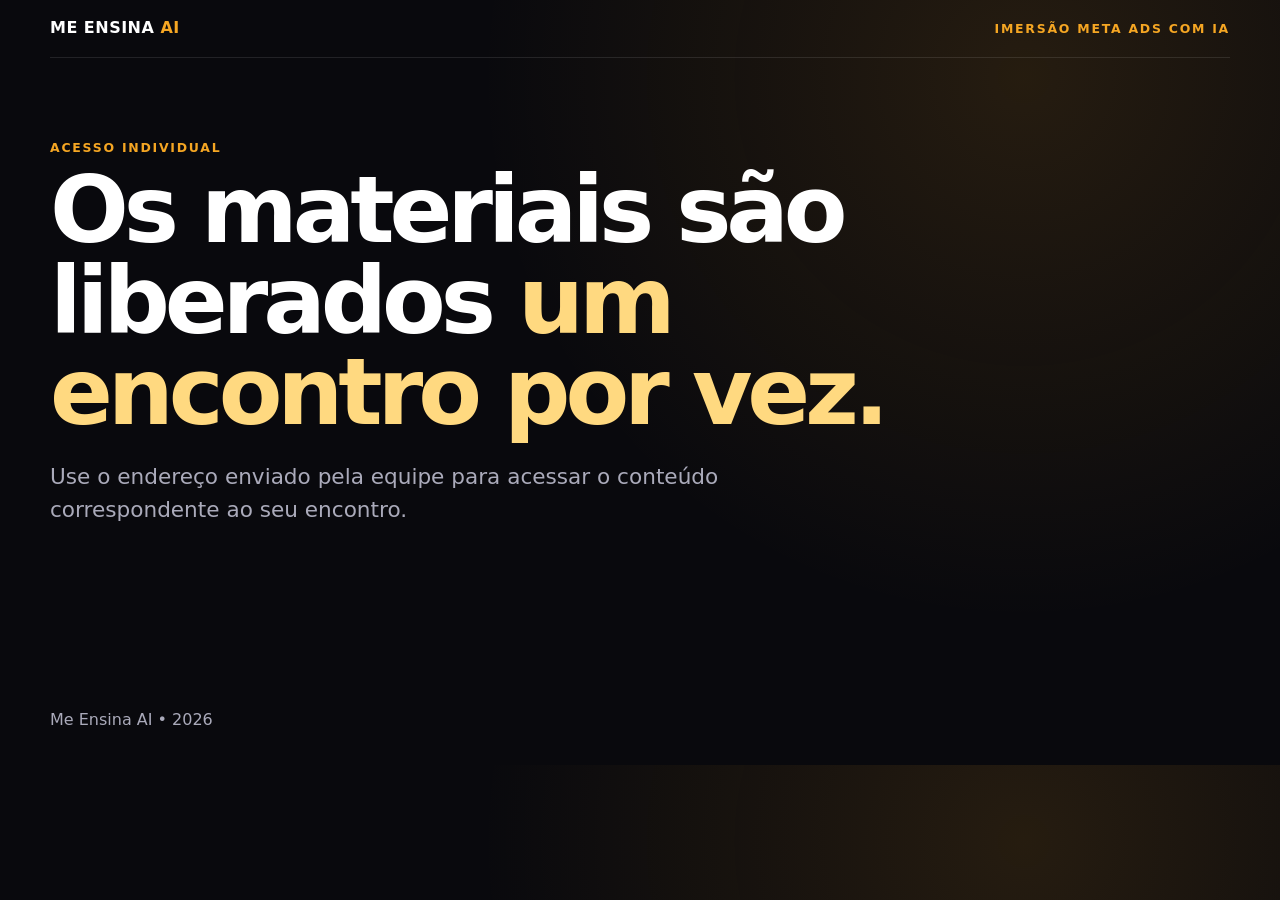
<file: index.html>
<!doctype html>
<html lang="pt-BR"><head><meta charset="utf-8"><meta name="viewport" content="width=device-width,initial-scale=1"><title>Imersão Meta Ads com IA</title><link rel="stylesheet" href="assets/styles.css"></head>
<body><header class="site-header"><div class="brand">ME ENSINA <span>AI</span></div><div class="eyebrow">Imersão Meta Ads com IA</div></header><main class="page"><section class="hero"><div class="eyebrow">Acesso individual</div><h1>Os materiais são liberados <span class="highlight">um encontro por vez.</span></h1><p>Use o endereço enviado pela equipe para acessar o conteúdo correspondente ao seu encontro.</p></section></main><footer class="site-footer"><p class="muted">Me Ensina AI • 2026</p></footer></body></html>
</file>
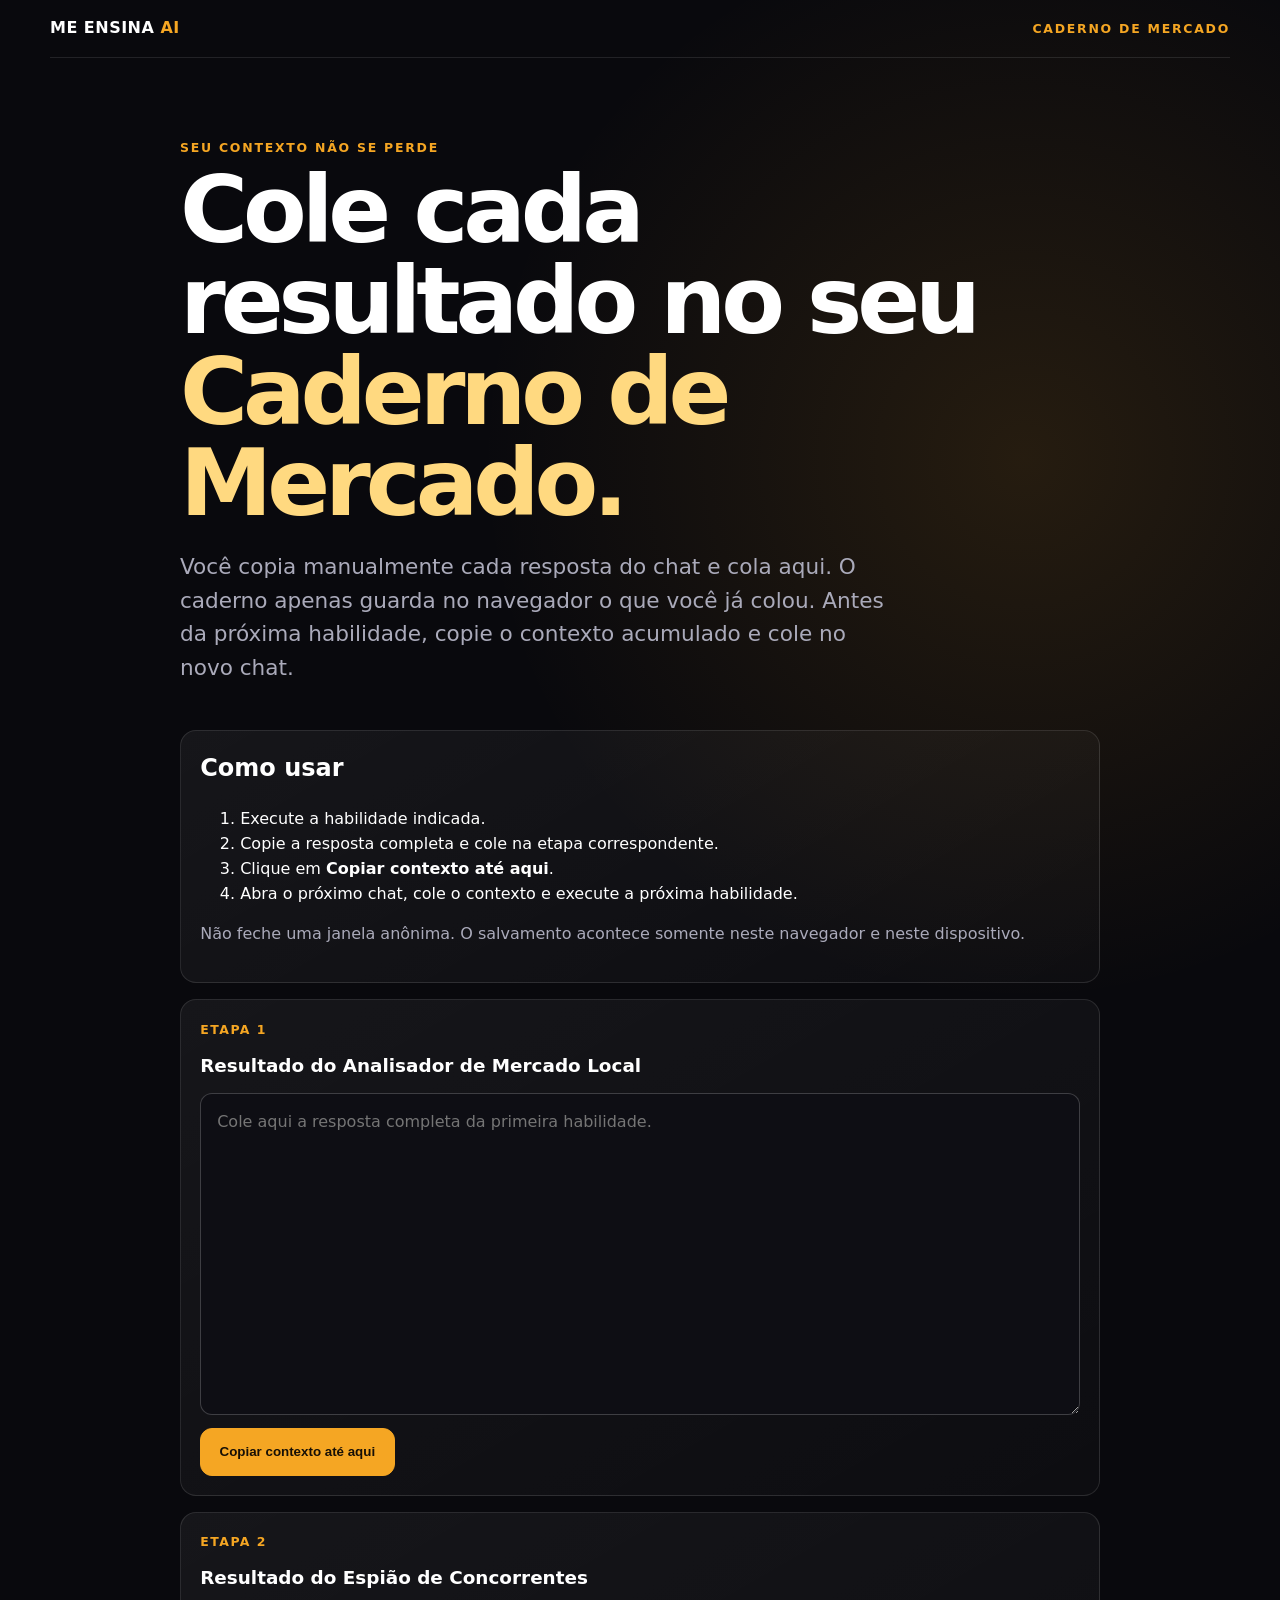
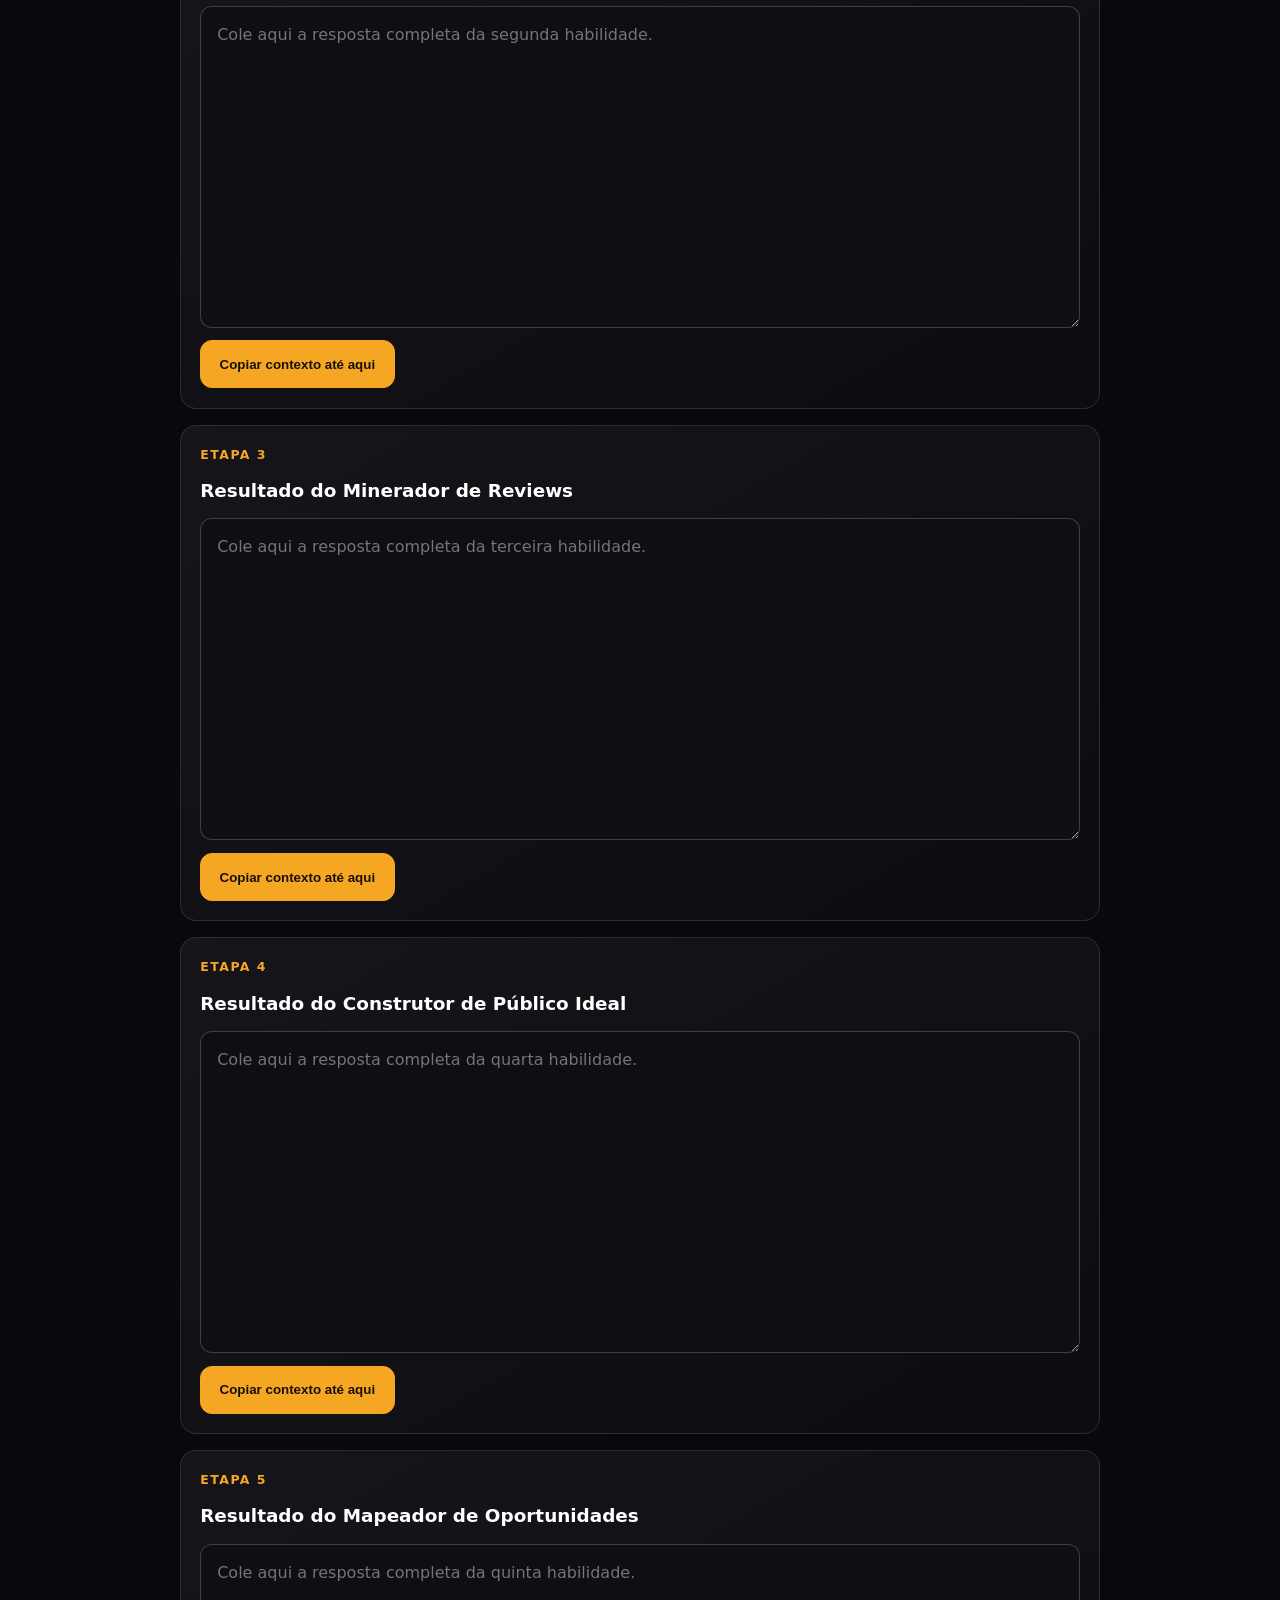
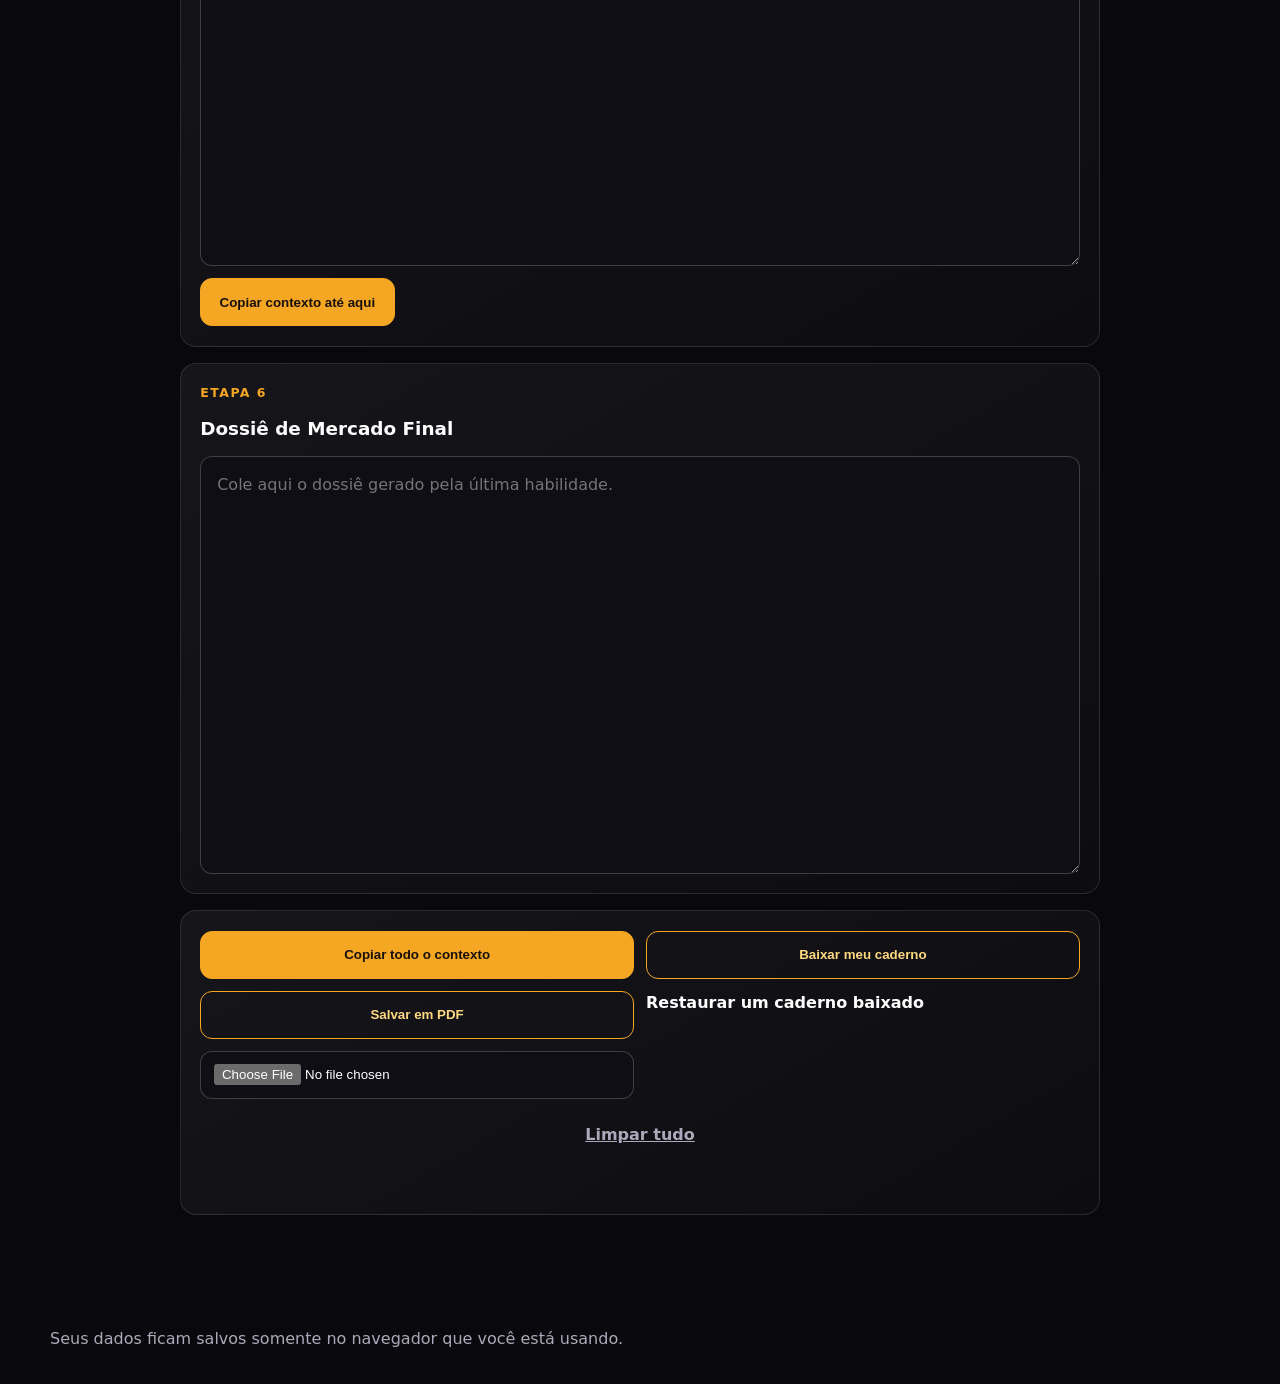
<file: caderno-de-mercado/index.html>
<!doctype html>
<html lang="pt-BR">
<head>
  <meta charset="utf-8">
  <meta name="viewport" content="width=device-width,initial-scale=1">
  <title>Caderno de Mercado | Imersão Meta Ads com IA</title>
  <link rel="stylesheet" href="../assets/styles.css">
</head>
<body>
  <header class="site-header">
    <div class="brand">ME ENSINA <span>AI</span></div>
    <div class="eyebrow">Caderno de Mercado</div>
  </header>
  <main class="page notebook-page">
    <section class="hero notebook-hero">
      <div class="eyebrow">Seu contexto não se perde</div>
      <h1>Cole cada resultado no seu <span class="highlight">Caderno de Mercado.</span></h1>
      <p>Você copia manualmente cada resposta do chat e cola aqui. O caderno apenas guarda no navegador o que você já colou. Antes da próxima habilidade, copie o contexto acumulado e cole no novo chat.</p>
    </section>

    <section class="card notebook-help" aria-labelledby="como-usar">
      <h2 id="como-usar">Como usar</h2>
      <ol>
        <li>Execute a habilidade indicada.</li>
        <li>Copie a resposta completa e cole na etapa correspondente.</li>
        <li>Clique em <strong>Copiar contexto até aqui</strong>.</li>
        <li>Abra o próximo chat, cole o contexto e execute a próxima habilidade.</li>
      </ol>
      <p class="muted">Não feche uma janela anônima. O salvamento acontece somente neste navegador e neste dispositivo.</p>
    </section>

    <form id="caderno-form" class="notebook" novalidate>
      <section class="card notebook-step">
        <div class="step-number">Etapa 1</div>
        <label for="mercado">Resultado do Analisador de Mercado Local</label>
        <textarea id="mercado" name="mercado" rows="12" placeholder="Cole aqui a resposta completa da primeira habilidade."></textarea>
        <button class="button copy-through" type="button" data-through="mercado" aria-label="Copiar contexto até a Etapa 1, Mercado Local">Copiar contexto até aqui</button>
      </section>

      <section class="card notebook-step">
        <div class="step-number">Etapa 2</div>
        <label for="concorrentes">Resultado do Espião de Concorrentes</label>
        <textarea id="concorrentes" name="concorrentes" rows="12" placeholder="Cole aqui a resposta completa da segunda habilidade."></textarea>
        <button class="button copy-through" type="button" data-through="concorrentes" aria-label="Copiar contexto até a Etapa 2, Concorrentes">Copiar contexto até aqui</button>
      </section>

      <section class="card notebook-step">
        <div class="step-number">Etapa 3</div>
        <label for="reviews">Resultado do Minerador de Reviews</label>
        <textarea id="reviews" name="reviews" rows="12" placeholder="Cole aqui a resposta completa da terceira habilidade."></textarea>
        <button class="button copy-through" type="button" data-through="reviews" aria-label="Copiar contexto até a Etapa 3, Reviews">Copiar contexto até aqui</button>
      </section>

      <section class="card notebook-step">
        <div class="step-number">Etapa 4</div>
        <label for="publico">Resultado do Construtor de Público Ideal</label>
        <textarea id="publico" name="publico" rows="12" placeholder="Cole aqui a resposta completa da quarta habilidade."></textarea>
        <button class="button copy-through" type="button" data-through="publico" aria-label="Copiar contexto até a Etapa 4, Público Ideal">Copiar contexto até aqui</button>
      </section>

      <section class="card notebook-step">
        <div class="step-number">Etapa 5</div>
        <label for="oportunidades">Resultado do Mapeador de Oportunidades</label>
        <textarea id="oportunidades" name="oportunidades" rows="12" placeholder="Cole aqui a resposta completa da quinta habilidade."></textarea>
        <button class="button copy-through" type="button" data-through="oportunidades" aria-label="Copiar contexto até a Etapa 5, Oportunidades">Copiar contexto até aqui</button>
      </section>

      <section class="card notebook-step">
        <div class="step-number">Etapa 6</div>
        <label for="dossie">Dossiê de Mercado Final</label>
        <textarea id="dossie" name="dossie" rows="16" placeholder="Cole aqui o dossiê gerado pela última habilidade."></textarea>
      </section>

      <section class="card notebook-actions" aria-label="Ações do caderno">
        <button class="button" id="copiar-contexto" type="button">Copiar todo o contexto</button>
        <button class="button secondary" id="baixar-caderno" type="button">Baixar meu caderno</button>
        <button class="button secondary" id="salvar-pdf" type="button">Salvar em PDF</button>
        <label class="import-label" for="importar-caderno">Restaurar um caderno baixado</label>
        <input id="importar-caderno" type="file" accept=".md,.txt,text/markdown,text/plain">
        <button class="text-button" id="limpar-caderno" type="button">Limpar tudo</button>
        <p id="caderno-status" class="status" aria-live="polite"></p>
      </section>
      <section id="contexto-alternativo" class="card context-fallback" hidden>
        <label for="contexto-gerado">Contexto acumulado para copiar manualmente</label>
        <textarea id="contexto-gerado" rows="14" readonly></textarea>
      </section>
    </form>
  </main>
  <footer class="site-footer"><p class="muted">Seus dados ficam salvos somente no navegador que você está usando.</p></footer>
  <script src="../assets/caderno.js" defer></script>
</body>
</html>
</file>
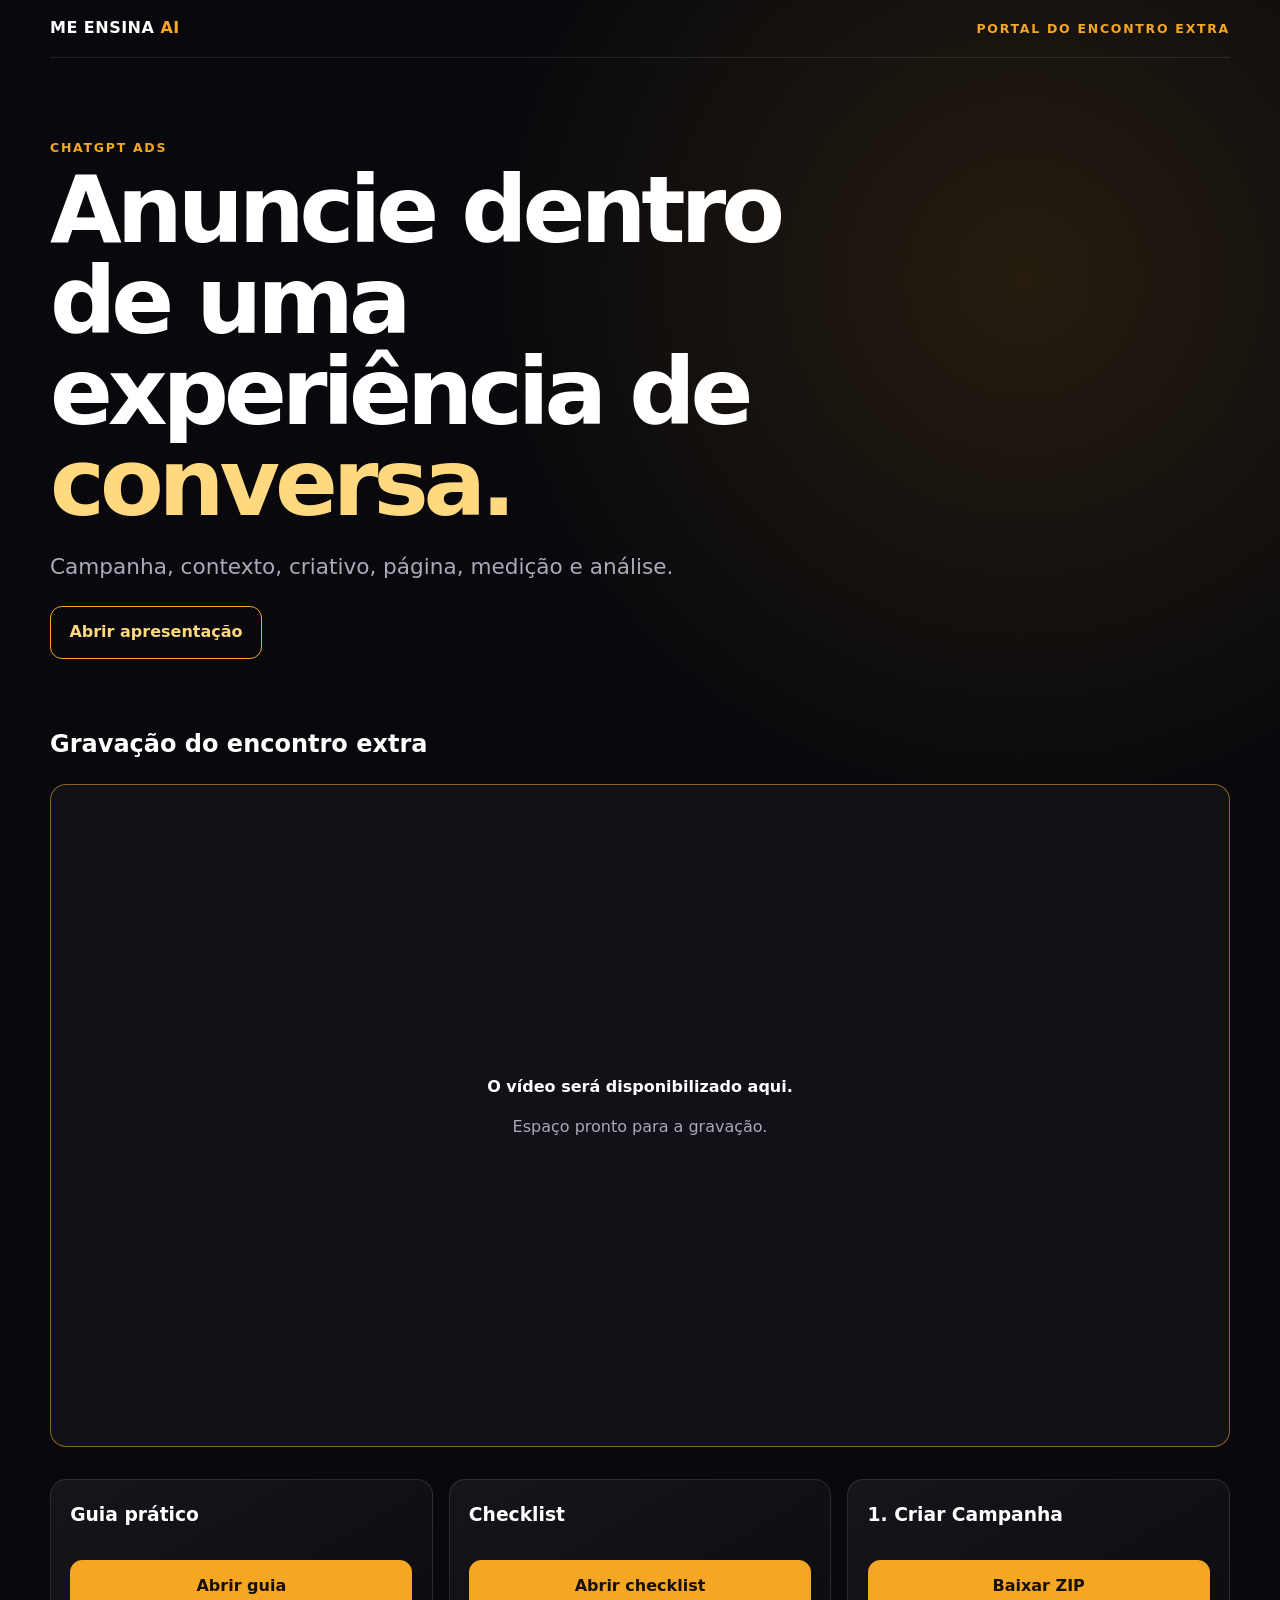
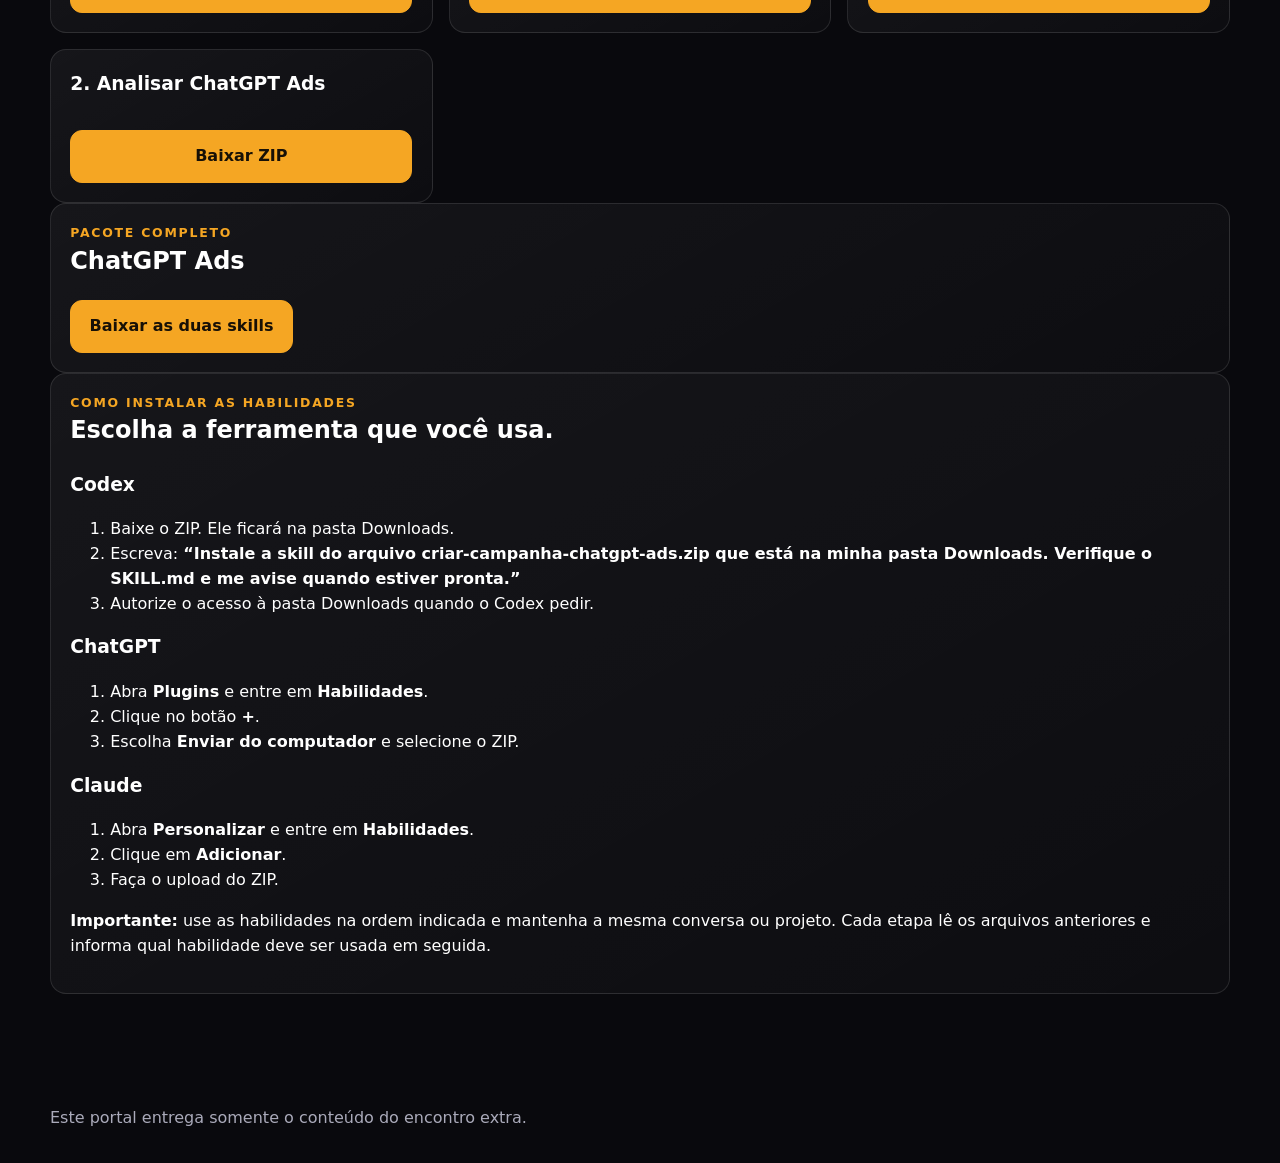
<file: chatgpt-ads/index.html>
<!doctype html>
<html lang="pt-BR"><head><meta charset="utf-8"><meta name="viewport" content="width=device-width,initial-scale=1"><title>Portal ChatGPT Ads | Imersão Meta Ads com IA</title><link rel="stylesheet" href="../assets/styles.css"></head>
<body><header class="site-header"><div class="brand">ME ENSINA <span>AI</span></div><div class="eyebrow">Portal do encontro extra</div></header><main class="page">
<section class="hero"><div class="eyebrow">ChatGPT Ads</div><h1>Anuncie dentro de uma experiência de <span class="highlight">conversa.</span></h1><p>Campanha, contexto, criativo, página, medição e análise.</p><a class="button secondary" href="../apresentacao/chatgpt-ads/">Abrir apresentação</a></section>
<section><h2>Gravação do encontro extra</h2><div class="video-placeholder"><div><strong>O vídeo será disponibilizado aqui.</strong><p class="muted">Espaço pronto para a gravação.</p></div></div></section>
<section class="downloads grid" aria-label="Downloads ChatGPT Ads">
<article class="card download-card"><h3>Guia prático</h3><a class="download" href="../downloads/chatgpt-ads/GUIA-PRATICO.md">Abrir guia</a></article>
<article class="card download-card"><h3>Checklist</h3><a class="download" href="../downloads/chatgpt-ads/CHECKLIST-PRIMEIRA-CAMPANHA.md">Abrir checklist</a></article>
<article class="card download-card"><h3>1. Criar Campanha</h3><a class="download" download href="../downloads/chatgpt-ads/criar-campanha-chatgpt-ads.zip">Baixar ZIP</a></article>
<article class="card download-card"><h3>2. Analisar ChatGPT Ads</h3><a class="download" download href="../downloads/chatgpt-ads/analisar-chatgpt-ads.zip">Baixar ZIP</a></article>
</section><section class="card"><div class="eyebrow">Pacote completo</div><h2>ChatGPT Ads</h2><a class="download" download href="../downloads/chatgpt-ads/PACK-CHATGPT-ADS.zip">Baixar as duas skills</a></section>
<section class="card"><div class="eyebrow">Como instalar as habilidades</div><h2>Escolha a ferramenta que você usa.</h2><h3>Codex</h3><ol><li>Baixe o ZIP. Ele ficará na pasta Downloads.</li><li>Escreva: <strong>“Instale a skill do arquivo criar-campanha-chatgpt-ads.zip que está na minha pasta Downloads. Verifique o SKILL.md e me avise quando estiver pronta.”</strong></li><li>Autorize o acesso à pasta Downloads quando o Codex pedir.</li></ol><h3>ChatGPT</h3><ol><li>Abra <strong>Plugins</strong> e entre em <strong>Habilidades</strong>.</li><li>Clique no botão <strong>+</strong>.</li><li>Escolha <strong>Enviar do computador</strong> e selecione o ZIP.</li></ol><h3>Claude</h3><ol><li>Abra <strong>Personalizar</strong> e entre em <strong>Habilidades</strong>.</li><li>Clique em <strong>Adicionar</strong>.</li><li>Faça o upload do ZIP.</li></ol><p><strong>Importante:</strong> use as habilidades na ordem indicada e mantenha a mesma conversa ou projeto. Cada etapa lê os arquivos anteriores e informa qual habilidade deve ser usada em seguida.</p></section>
</main><footer class="site-footer"><p class="muted">Este portal entrega somente o conteúdo do encontro extra.</p></footer></body></html>
</file>
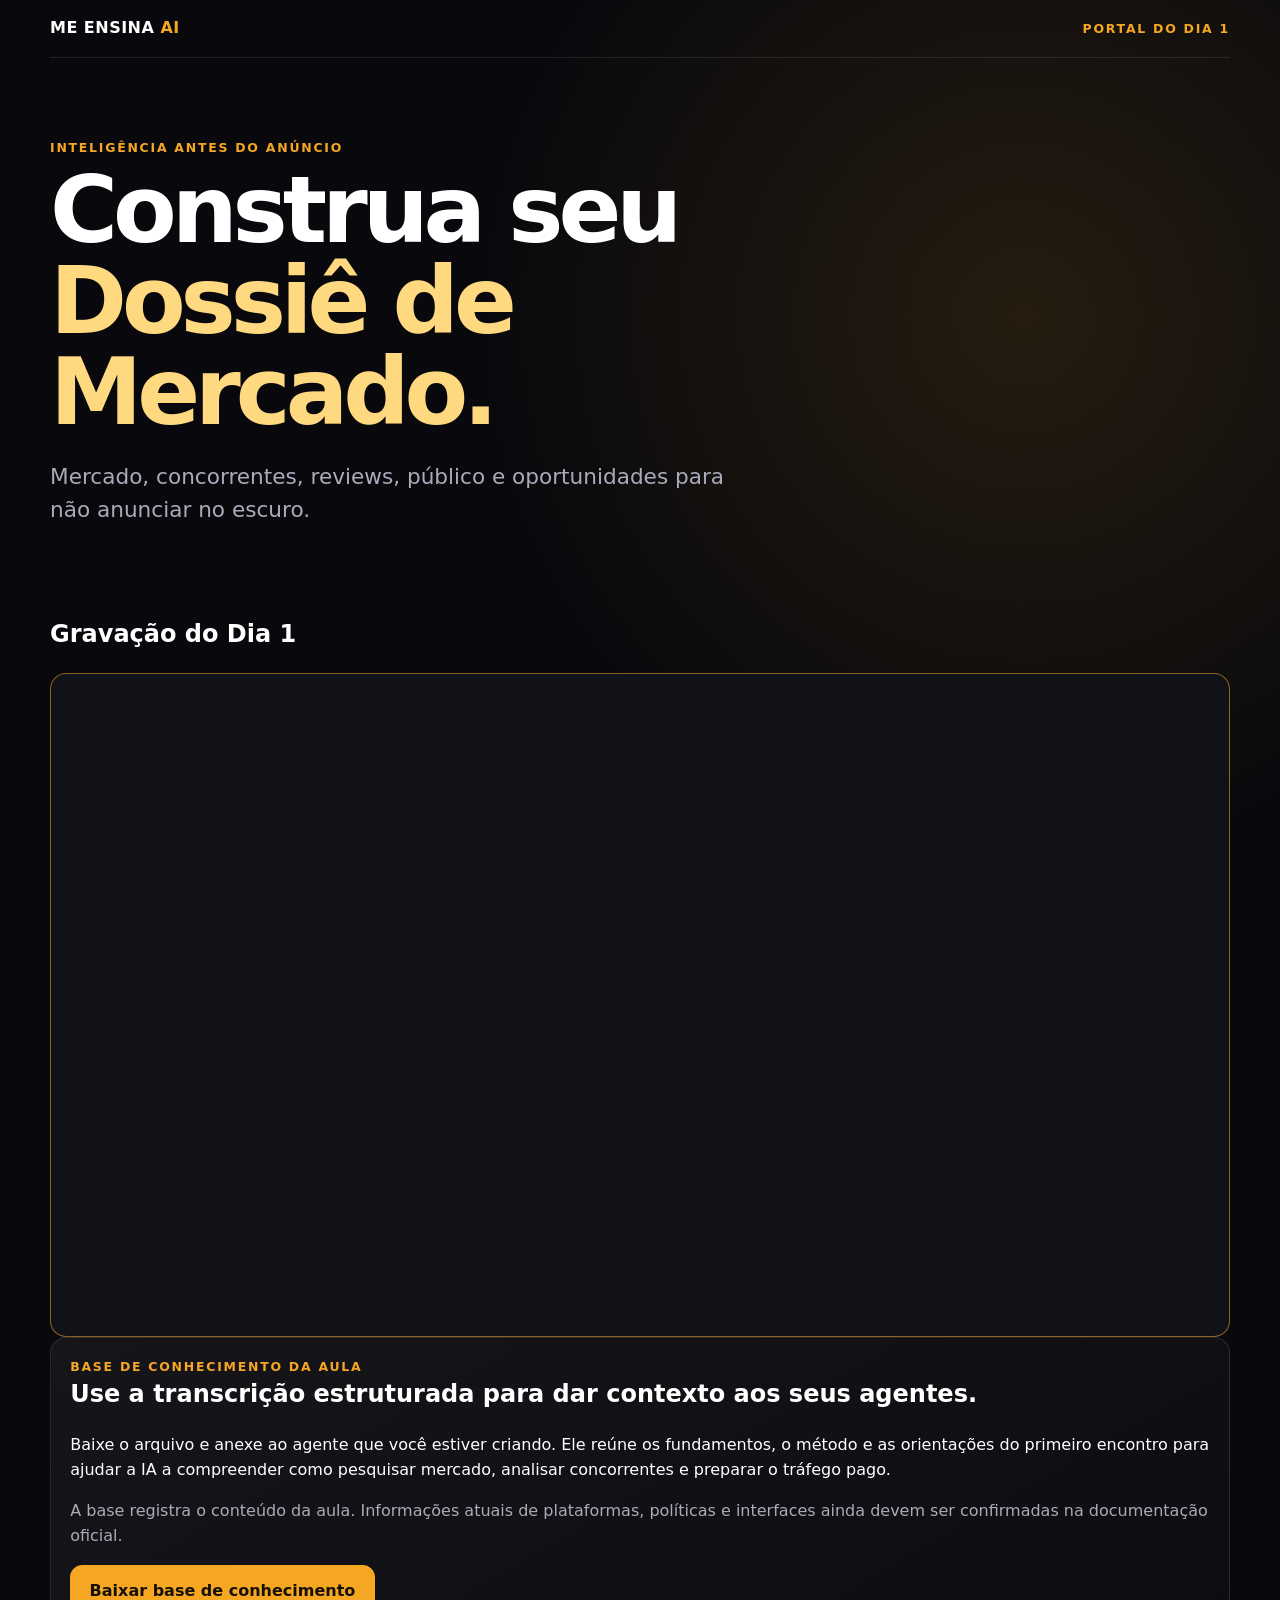
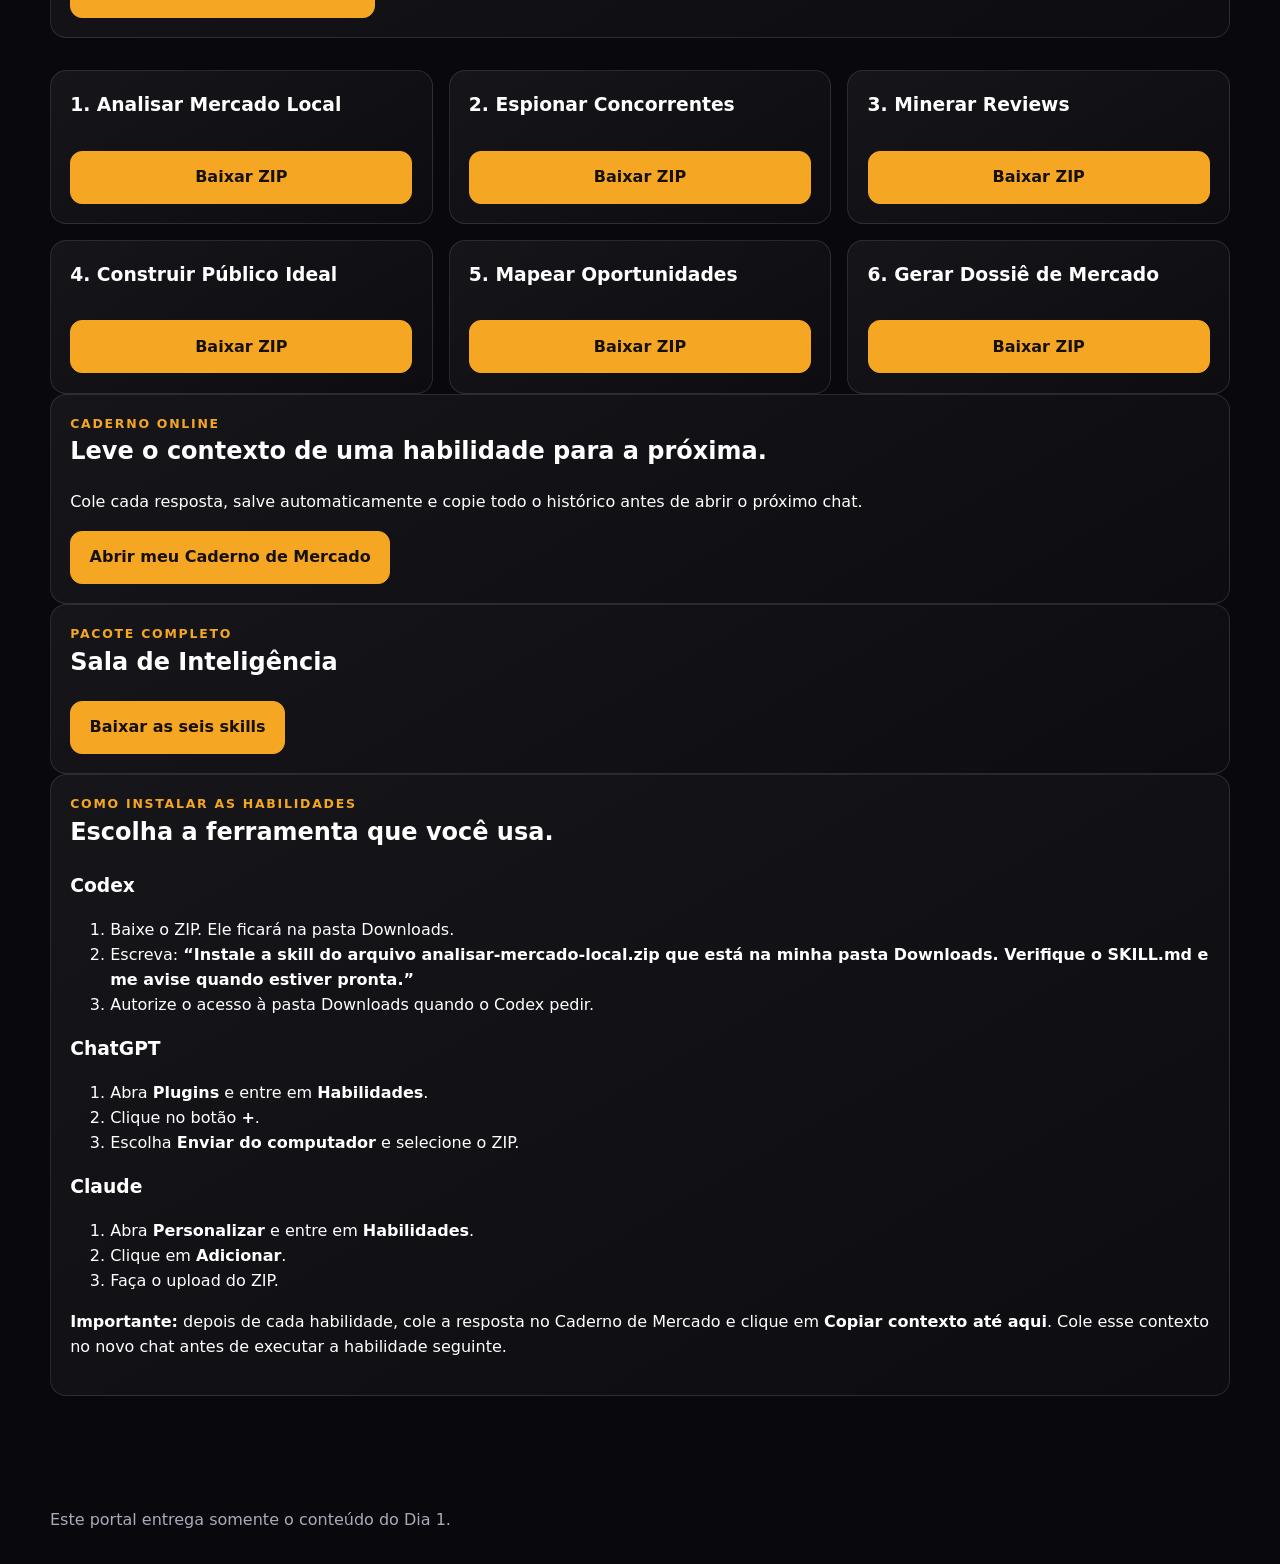
<file: dia-1/index.html>
<!doctype html>
<html lang="pt-BR"><head><meta charset="utf-8"><meta name="viewport" content="width=device-width,initial-scale=1"><title>Portal do Dia 1 | Imersão Meta Ads com IA</title><link rel="stylesheet" href="../assets/styles.css"></head>
<body><header class="site-header"><div class="brand">ME ENSINA <span>AI</span></div><div class="eyebrow">Portal do Dia 1</div></header><main class="page">
<section class="hero"><div class="eyebrow">Inteligência antes do anúncio</div><h1>Construa seu <span class="highlight">Dossiê de Mercado.</span></h1><p>Mercado, concorrentes, reviews, público e oportunidades para não anunciar no escuro.</p></section>
<section><h2>Gravação do Dia 1</h2><div class="video-placeholder"><iframe class="video-player" src="https://player-vz-14021376-a30.tv.pandavideo.com.br/embed/?v=cf6218e4-58f2-43bb-a887-d51bc5b7273a" title="Gravação do Dia 1 da Imersão Meta Ads com IA" loading="lazy" allow="accelerometer; autoplay; clipboard-write; encrypted-media; gyroscope; picture-in-picture; web-share" allowfullscreen></iframe></div></section>
<section class="card"><div class="eyebrow">Base de conhecimento da aula</div><h2>Use a transcrição estruturada para dar contexto aos seus agentes.</h2><p>Baixe o arquivo e anexe ao agente que você estiver criando. Ele reúne os fundamentos, o método e as orientações do primeiro encontro para ajudar a IA a compreender como pesquisar mercado, analisar concorrentes e preparar o tráfego pago.</p><p class="muted">A base registra o conteúdo da aula. Informações atuais de plataformas, políticas e interfaces ainda devem ser confirmadas na documentação oficial.</p><a class="download" download href="../downloads/dia-1/base-conhecimento-agentes-pesquisa-mercado-e-trafego-pago.md">Baixar base de conhecimento</a></section>
<section class="downloads grid" aria-label="Downloads do Dia 1">
<article class="card download-card"><h3>1. Analisar Mercado Local</h3><a class="download" download href="../downloads/dia-1/analisar-mercado-local.zip">Baixar ZIP</a></article>
<article class="card download-card"><h3>2. Espionar Concorrentes</h3><a class="download" download href="../downloads/dia-1/espionar-concorrentes.zip">Baixar ZIP</a></article>
<article class="card download-card"><h3>3. Minerar Reviews</h3><a class="download" download href="../downloads/dia-1/minerar-reviews.zip">Baixar ZIP</a></article>
<article class="card download-card"><h3>4. Construir Público Ideal</h3><a class="download" download href="../downloads/dia-1/construir-publico-ideal.zip">Baixar ZIP</a></article>
<article class="card download-card"><h3>5. Mapear Oportunidades</h3><a class="download" download href="../downloads/dia-1/mapear-oportunidades.zip">Baixar ZIP</a></article>
<article class="card download-card"><h3>6. Gerar Dossiê de Mercado</h3><a class="download" download href="../downloads/dia-1/gerar-dossie-de-mercado.zip">Baixar ZIP</a></article>
</section><section class="card"><div class="eyebrow">Caderno online</div><h2>Leve o contexto de uma habilidade para a próxima.</h2><p>Cole cada resposta, salve automaticamente e copie todo o histórico antes de abrir o próximo chat.</p><a class="download" href="../caderno-de-mercado/">Abrir meu Caderno de Mercado</a></section><section class="card"><div class="eyebrow">Pacote completo</div><h2>Sala de Inteligência</h2><a class="download" download href="../downloads/dia-1/PACK-DIA-1-INTELIGENCIA-DE-MERCADO.zip">Baixar as seis skills</a></section>
<section class="card"><div class="eyebrow">Como instalar as habilidades</div><h2>Escolha a ferramenta que você usa.</h2><h3>Codex</h3><ol><li>Baixe o ZIP. Ele ficará na pasta Downloads.</li><li>Escreva: <strong>“Instale a skill do arquivo analisar-mercado-local.zip que está na minha pasta Downloads. Verifique o SKILL.md e me avise quando estiver pronta.”</strong></li><li>Autorize o acesso à pasta Downloads quando o Codex pedir.</li></ol><h3>ChatGPT</h3><ol><li>Abra <strong>Plugins</strong> e entre em <strong>Habilidades</strong>.</li><li>Clique no botão <strong>+</strong>.</li><li>Escolha <strong>Enviar do computador</strong> e selecione o ZIP.</li></ol><h3>Claude</h3><ol><li>Abra <strong>Personalizar</strong> e entre em <strong>Habilidades</strong>.</li><li>Clique em <strong>Adicionar</strong>.</li><li>Faça o upload do ZIP.</li></ol><p><strong>Importante:</strong> depois de cada habilidade, cole a resposta no Caderno de Mercado e clique em <strong>Copiar contexto até aqui</strong>. Cole esse contexto no novo chat antes de executar a habilidade seguinte.</p></section>
</main><footer class="site-footer"><p class="muted">Este portal entrega somente o conteúdo do Dia 1.</p></footer></body></html>
</file>
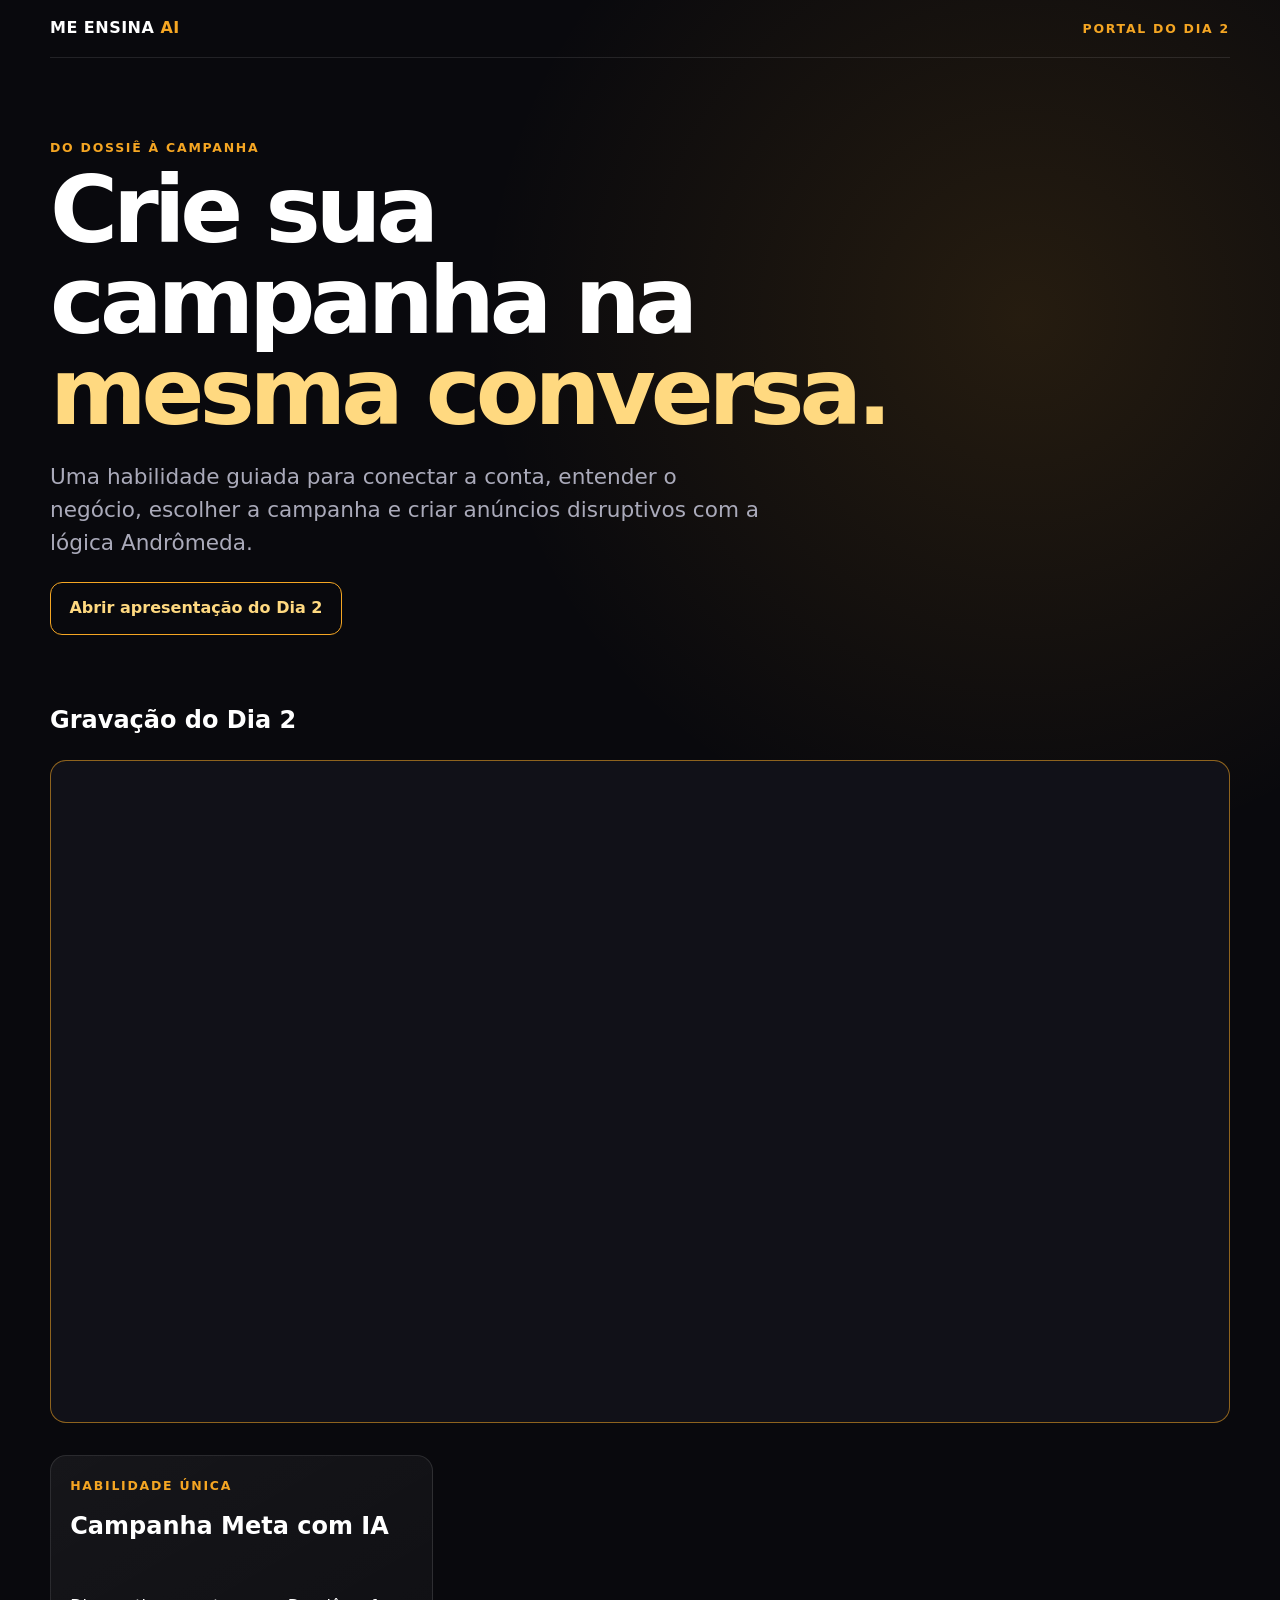
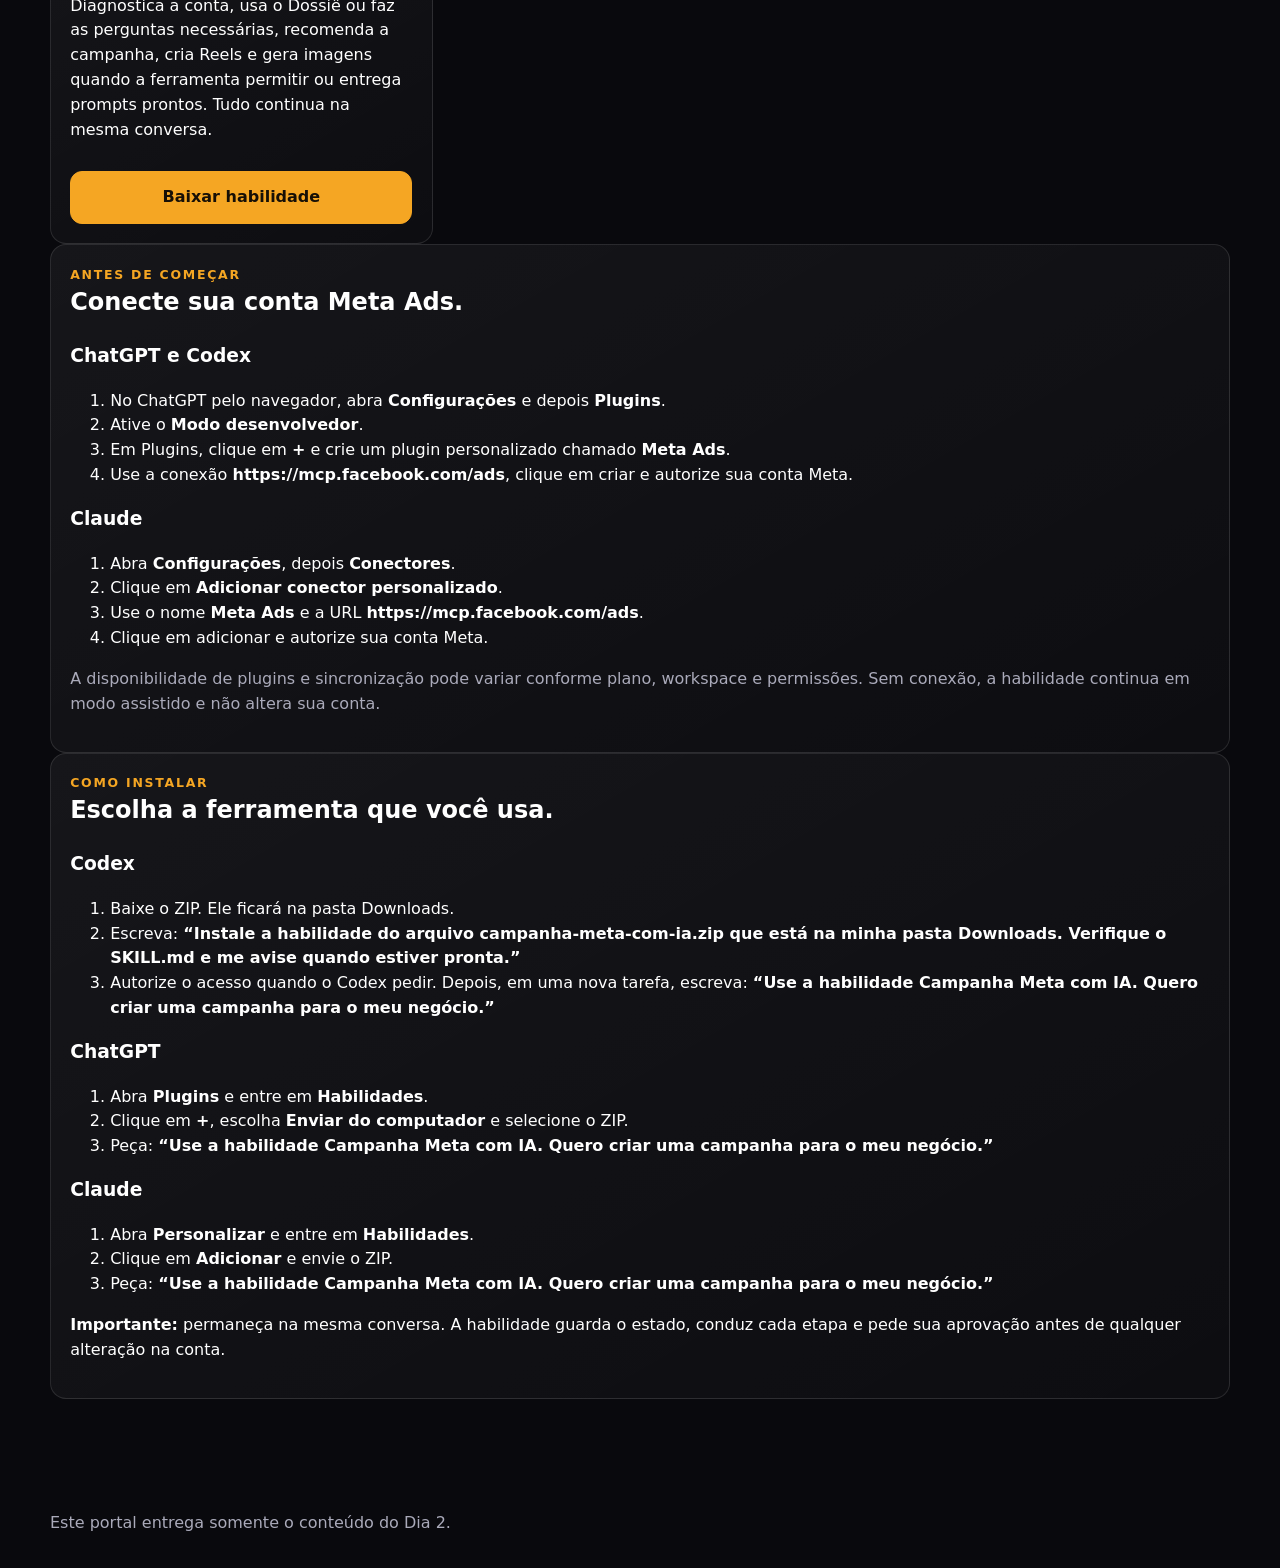
<file: dia-2/index.html>
<!doctype html>
<html lang="pt-BR">
<head><meta charset="utf-8"><meta name="viewport" content="width=device-width,initial-scale=1"><title>Portal do Dia 2 | Imersão Meta Ads com IA</title><link rel="stylesheet" href="../assets/styles.css"></head>
<body><header class="site-header"><div class="brand">ME ENSINA <span>AI</span></div><div class="eyebrow">Portal do Dia 2</div></header><main class="page">
<section class="hero"><div class="eyebrow">Do Dossiê à Campanha</div><h1>Crie sua campanha na <span class="highlight">mesma conversa.</span></h1><p>Uma habilidade guiada para conectar a conta, entender o negócio, escolher a campanha e criar anúncios disruptivos com a lógica Andrômeda.</p><a class="button secondary" href="../apresentacao/dia-2/">Abrir apresentação do Dia 2</a></section>
<section><h2>Gravação do Dia 2</h2><div class="video-placeholder"><iframe class="video-player" src="https://player-vz-14021376-a30.tv.pandavideo.com.br/embed/?v=b3ffd422-5f2f-4d88-b19a-b56feb412b18" title="Encontro Aberto 2" loading="lazy" allow="accelerometer; autoplay; clipboard-write; encrypted-media; gyroscope; picture-in-picture; web-share" allowfullscreen></iframe></div></section>
<section class="downloads grid" aria-label="Download da habilidade do Dia 2"><article class="card download-card"><div class="eyebrow">Habilidade única</div><h2>Campanha Meta com IA</h2><p>Diagnostica a conta, usa o Dossiê ou faz as perguntas necessárias, recomenda a campanha, cria Reels e gera imagens quando a ferramenta permitir ou entrega prompts prontos. Tudo continua na mesma conversa.</p><a class="download" download href="../downloads/dia-2/campanha-meta-com-ia.zip">Baixar habilidade</a></article></section>
<section class="card"><div class="eyebrow">Antes de começar</div><h2>Conecte sua conta Meta Ads.</h2><h3>ChatGPT e Codex</h3><ol><li>No ChatGPT pelo navegador, abra <strong>Configurações</strong> e depois <strong>Plugins</strong>.</li><li>Ative o <strong>Modo desenvolvedor</strong>.</li><li>Em Plugins, clique em <strong>+</strong> e crie um plugin personalizado chamado <strong>Meta Ads</strong>.</li><li>Use a conexão <strong>https://mcp.facebook.com/ads</strong>, clique em criar e autorize sua conta Meta.</li></ol><h3>Claude</h3><ol><li>Abra <strong>Configurações</strong>, depois <strong>Conectores</strong>.</li><li>Clique em <strong>Adicionar conector personalizado</strong>.</li><li>Use o nome <strong>Meta Ads</strong> e a URL <strong>https://mcp.facebook.com/ads</strong>.</li><li>Clique em adicionar e autorize sua conta Meta.</li></ol><p class="muted">A disponibilidade de plugins e sincronização pode variar conforme plano, workspace e permissões. Sem conexão, a habilidade continua em modo assistido e não altera sua conta.</p></section>
<section class="card"><div class="eyebrow">Como instalar</div><h2>Escolha a ferramenta que você usa.</h2><h3>Codex</h3><ol><li>Baixe o ZIP. Ele ficará na pasta Downloads.</li><li>Escreva: <strong>“Instale a habilidade do arquivo campanha-meta-com-ia.zip que está na minha pasta Downloads. Verifique o SKILL.md e me avise quando estiver pronta.”</strong></li><li>Autorize o acesso quando o Codex pedir. Depois, em uma nova tarefa, escreva: <strong>“Use a habilidade Campanha Meta com IA. Quero criar uma campanha para o meu negócio.”</strong></li></ol><h3>ChatGPT</h3><ol><li>Abra <strong>Plugins</strong> e entre em <strong>Habilidades</strong>.</li><li>Clique em <strong>+</strong>, escolha <strong>Enviar do computador</strong> e selecione o ZIP.</li><li>Peça: <strong>“Use a habilidade Campanha Meta com IA. Quero criar uma campanha para o meu negócio.”</strong></li></ol><h3>Claude</h3><ol><li>Abra <strong>Personalizar</strong> e entre em <strong>Habilidades</strong>.</li><li>Clique em <strong>Adicionar</strong> e envie o ZIP.</li><li>Peça: <strong>“Use a habilidade Campanha Meta com IA. Quero criar uma campanha para o meu negócio.”</strong></li></ol><p><strong>Importante:</strong> permaneça na mesma conversa. A habilidade guarda o estado, conduz cada etapa e pede sua aprovação antes de qualquer alteração na conta.</p></section>
</main><footer class="site-footer"><p class="muted">Este portal entrega somente o conteúdo do Dia 2.</p></footer></body></html>
</file>
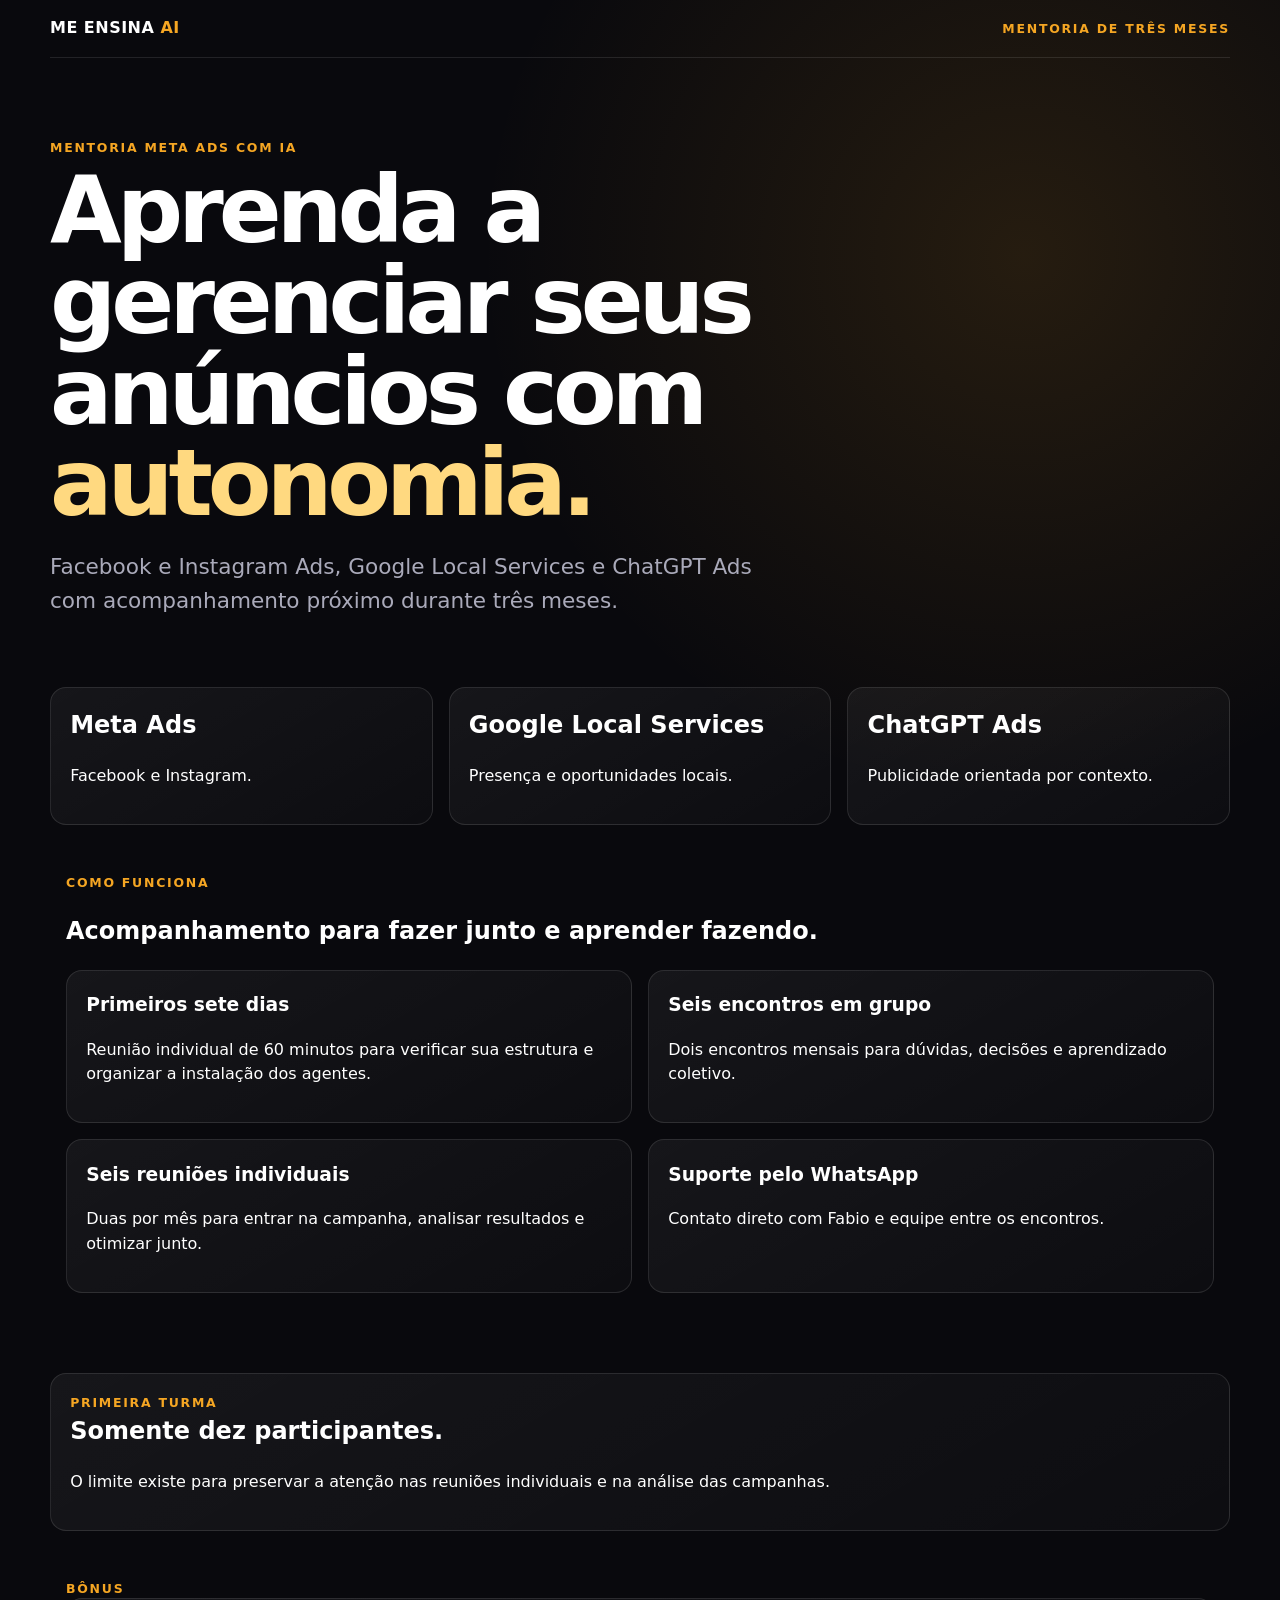
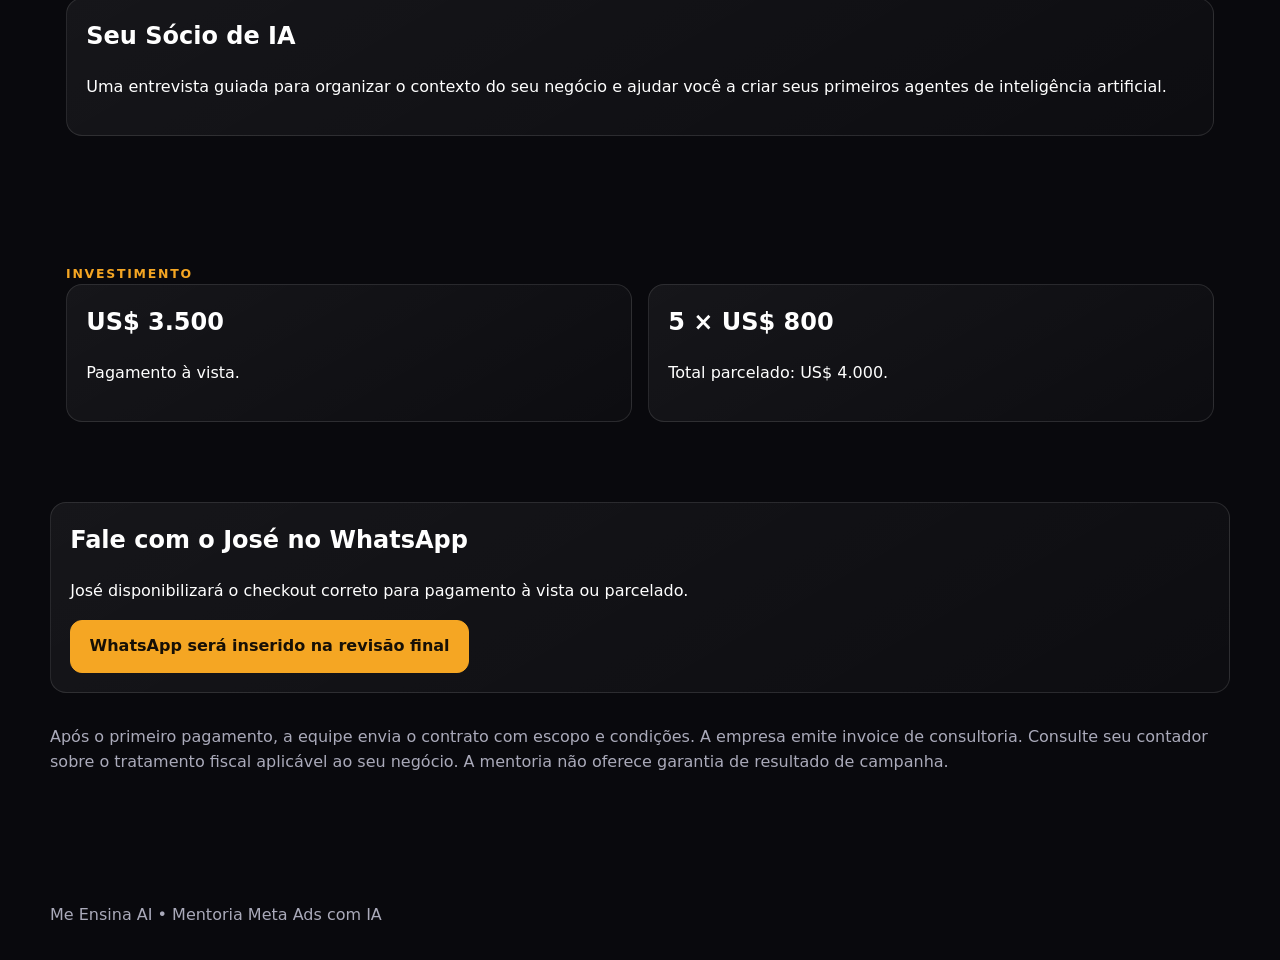
<file: mentoria/index.html>
<!doctype html>
<html lang="pt-BR"><head><meta charset="utf-8"><meta name="viewport" content="width=device-width,initial-scale=1"><title>Mentoria Meta Ads com IA</title><link rel="stylesheet" href="../assets/styles.css"></head>
<body><header class="site-header"><div class="brand">ME ENSINA <span>AI</span></div><div class="eyebrow">Mentoria de três meses</div></header><main class="page">
<section class="hero"><div class="eyebrow">Mentoria Meta Ads com IA</div><h1>Aprenda a gerenciar seus anúncios com <span class="highlight">autonomia.</span></h1><p>Facebook e Instagram Ads, Google Local Services e ChatGPT Ads com acompanhamento próximo durante três meses.</p></section>
<section class="grid three" aria-label="Plataformas"><article class="card"><h2>Meta Ads</h2><p>Facebook e Instagram.</p></article><article class="card"><h2>Google Local Services</h2><p>Presença e oportunidades locais.</p></article><article class="card"><h2>ChatGPT Ads</h2><p>Publicidade orientada por contexto.</p></article></section>
<section class="page" style="padding-inline:0"><div class="eyebrow">Como funciona</div><h2>Acompanhamento para fazer junto e aprender fazendo.</h2><div class="grid two"><article class="card"><h3>Primeiros sete dias</h3><p>Reunião individual de 60 minutos para verificar sua estrutura e organizar a instalação dos agentes.</p></article><article class="card"><h3>Seis encontros em grupo</h3><p>Dois encontros mensais para dúvidas, decisões e aprendizado coletivo.</p></article><article class="card"><h3>Seis reuniões individuais</h3><p>Duas por mês para entrar na campanha, analisar resultados e otimizar junto.</p></article><article class="card"><h3>Suporte pelo WhatsApp</h3><p>Contato direto com Fabio e equipe entre os encontros.</p></article></div></section>
<section class="card"><div class="eyebrow">Primeira turma</div><h2>Somente dez participantes.</h2><p>O limite existe para preservar a atenção nas reuniões individuais e na análise das campanhas.</p></section>
<section class="page" style="padding-inline:0"><div class="eyebrow">Bônus</div><div class="card"><h2>Seu Sócio de IA</h2><p>Uma entrevista guiada para organizar o contexto do seu negócio e ajudar você a criar seus primeiros agentes de inteligência artificial.</p></div></section>
<section class="page" style="padding-inline:0"><div class="eyebrow">Investimento</div><div class="grid two"><article class="card"><h2>US$ 3.500</h2><p>Pagamento à vista.</p></article><article class="card"><h2>5 × US$ 800</h2><p>Total parcelado: US$ 4.000.</p></article></div></section>
<section class="card"><h2>Fale com o José no WhatsApp</h2><p>José disponibilizará o checkout correto para pagamento à vista ou parcelado.</p><span class="button" aria-disabled="true">WhatsApp será inserido na revisão final</span></section>
<section style="margin-top:2rem"><p class="muted">Após o primeiro pagamento, a equipe envia o contrato com escopo e condições. A empresa emite invoice de consultoria. Consulte seu contador sobre o tratamento fiscal aplicável ao seu negócio. A mentoria não oferece garantia de resultado de campanha.</p></section>
</main><footer class="site-footer"><p class="muted">Me Ensina AI • Mentoria Meta Ads com IA</p></footer></body></html>
</file>
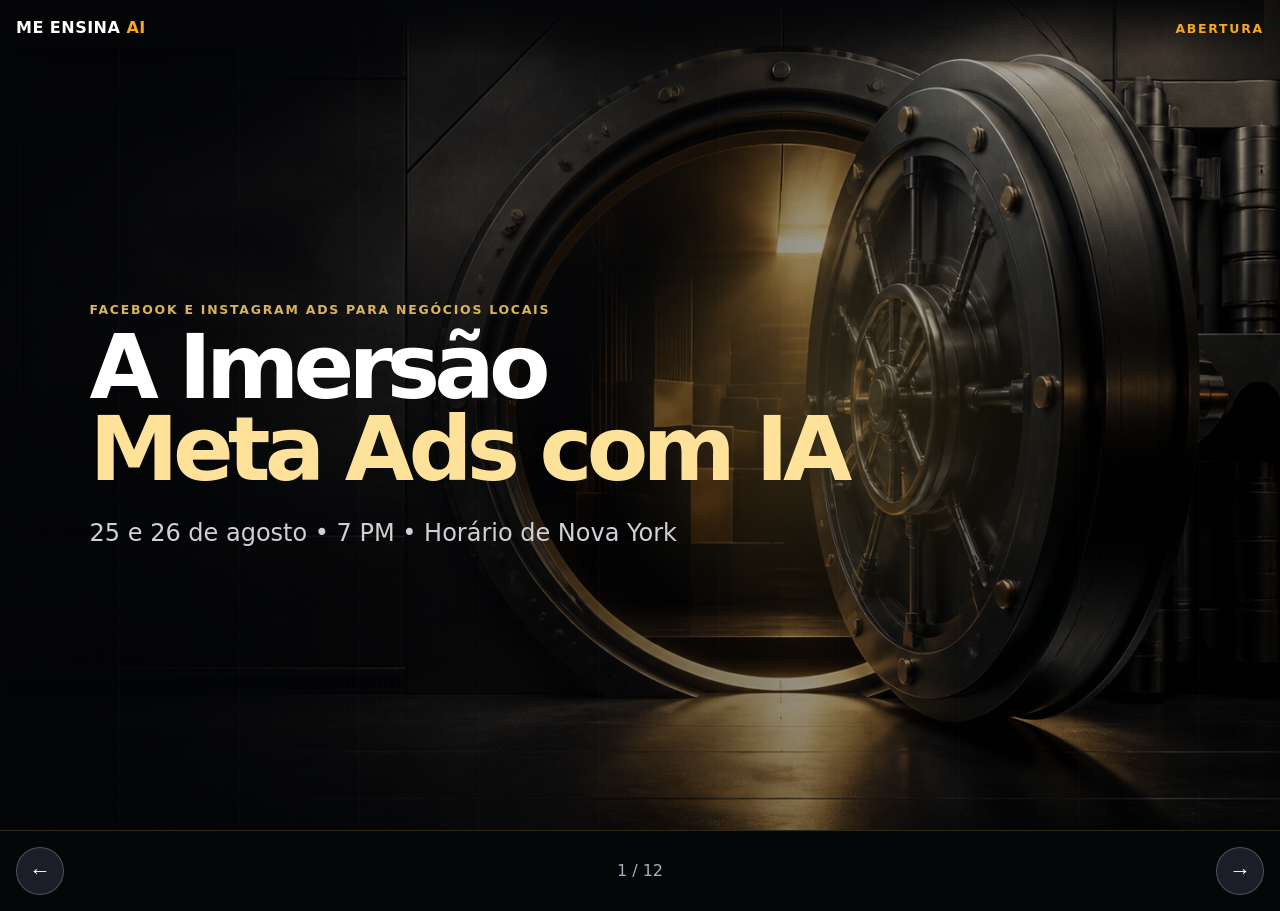
<file: apresentacao/abertura/index.html>
<!doctype html>
<html lang="pt-BR">
<head>
  <meta charset="utf-8">
  <meta name="viewport" content="width=device-width, initial-scale=1">
  <title>Abertura | Imersão Meta Ads com IA</title>
  <link rel="stylesheet" href="../../assets/styles.css">
</head>
<body class="slides-page opening-deck">
  <header class="site-header opening-header">
    <div class="brand">ME ENSINA <span>AI</span></div>
    <div class="eyebrow">Abertura</div>
  </header>
  <main class="deck" aria-label="Apresentação de abertura da Imersão Meta Ads com IA">
    <div class="slides" aria-live="polite">
      <section class="slide opening-slide is-active opening-cover" data-slide>
        <div class="opening-content opening-content-left">
          <div class="eyebrow">Facebook e Instagram Ads para negócios locais</div>
          <h1>A Imersão<br><span>Meta Ads com IA</span></h1>
          <p>25 e 26 de agosto • 7 PM • Horário de Nova York</p>
        </div>
      </section>

      <section class="slide opening-slide opening-fabio" data-slide>
        <div class="opening-content opening-content-left">
          <div class="eyebrow">Antes de começar</div>
          <h2 aria-label="Quem é Fábio Borges?">Quem é<br><span>Fábio Borges?</span></h2>
        </div>
        <img class="fabio-stage" src="../../assets/abertura/fabio-palco.jpg" alt="Fábio Borges apresentando em um palco">
      </section>

      <section class="slide opening-slide opening-journey opening-safe-left" data-slide>
        <div class="opening-content opening-content-left">
          <div class="eyebrow">Nossa jornada</div>
          <h2>Do mercado<br>à campanha.</h2>
          <p>Dois dias para entender, construir e decidir.</p>
        </div>
      </section>

      <section class="slide opening-slide opening-day opening-day-one opening-safe-left" data-slide>
        <div class="day-number">01</div>
        <div class="opening-content opening-content-left">
          <div class="eyebrow">Dia 1</div>
          <h2>Entender antes<br>de anunciar.</h2>
          <p>Mercado • Concorrentes • Reviews • Público • Oportunidades</p>
        </div>
      </section>

      <section class="slide opening-slide opening-day opening-day-two opening-safe-left" data-slide>
        <div class="day-number">02</div>
        <div class="opening-content opening-content-left">
          <div class="eyebrow">Dia 2</div>
          <h2>Transformar inteligência<br>em campanha.</h2>
          <p>Oferta • Criativos • Andrômeda • Estrutura • Otimização</p>
        </div>
      </section>

      <section class="slide opening-slide opening-extra opening-safe-left" data-slide>
        <div class="opening-content opening-content-left">
          <div class="eyebrow">Encontro extra • Quinta-feira</div>
          <h2>ChatGPT Ads</h2>
          <p>Uma nova superfície. Uma nova oportunidade.</p>
        </div>
      </section>

      <section class="slide opening-slide opening-tools opening-safe-left" data-slide>
        <div class="opening-content opening-content-left">
          <div class="eyebrow">Três ferramentas</div>
          <h2>Três formas de trabalhar.</h2>
          <div class="tool-lines" aria-label="Comparação rápida de ferramentas">
            <div class="tool-line"><strong>ChatGPT</strong><span>Converse e crie</span></div>
            <div class="tool-line"><strong>Claude</strong><span>Leia e aprofunde</span></div>
            <div class="tool-line"><strong>Codex</strong><span>Construa e execute</span></div>
          </div>
        </div>
      </section>

      <section class="slide opening-slide opening-story opening-story-intro opening-safe-left" data-slide>
        <div class="opening-content opening-content-left">
          <div class="eyebrow">Uma história que começou no rio</div>
          <h2>Quando eu tinha<br><span>8 anos...</span></h2>
        </div>
      </section>

      <section class="slide opening-slide opening-story opening-story-feed opening-safe-left" data-slide>
        <div class="opening-content opening-content-left">
          <div class="eyebrow">Meu avô jogou um balde de ração na água</div>
          <h2>“Vô, você está jogando<br>a nossa isca?”</h2>
        </div>
      </section>

      <section class="slide opening-slide opening-quote opening-story-ripples opening-safe-left" data-slide>
        <div class="opening-content opening-content-left">
          <div class="quote-mark" aria-hidden="true">“</div>
          <h2>A gente precisa avisar os peixes que a gente existe e que está aqui.</h2>
        </div>
      </section>

      <section class="slide opening-slide opening-business opening-safe-left" data-slide>
        <div class="opening-content opening-content-left">
          <div class="eyebrow">No seu negócio é igual</div>
          <h2>Primeiro presença.<br><span>Depois oportunidade.</span></h2>
        </div>
      </section>

      <section class="slide opening-slide opening-practice" data-slide>
        <div class="opening-content">
          <div class="eyebrow">O cofre está aberto</div>
          <h2 class="vault-perspective-title" aria-label="Vamos para a prática.">
            <span class="vault-title-main">Vamos para</span>
            <span class="vault-title-depth">a prática.</span>
          </h2>
        </div>
      </section>
    </div>
    <nav class="deck-nav opening-nav" aria-label="Navegação dos slides">
      <button class="slide-control" type="button" data-prev aria-label="Slide anterior">←</button>
      <span class="slide-count" data-slide-count>1 / 12</span>
      <button class="slide-control" type="button" data-next aria-label="Próximo slide">→</button>
    </nav>
  </main>
  <script src="../../assets/app.js"></script>
</body>
</html>
</file>
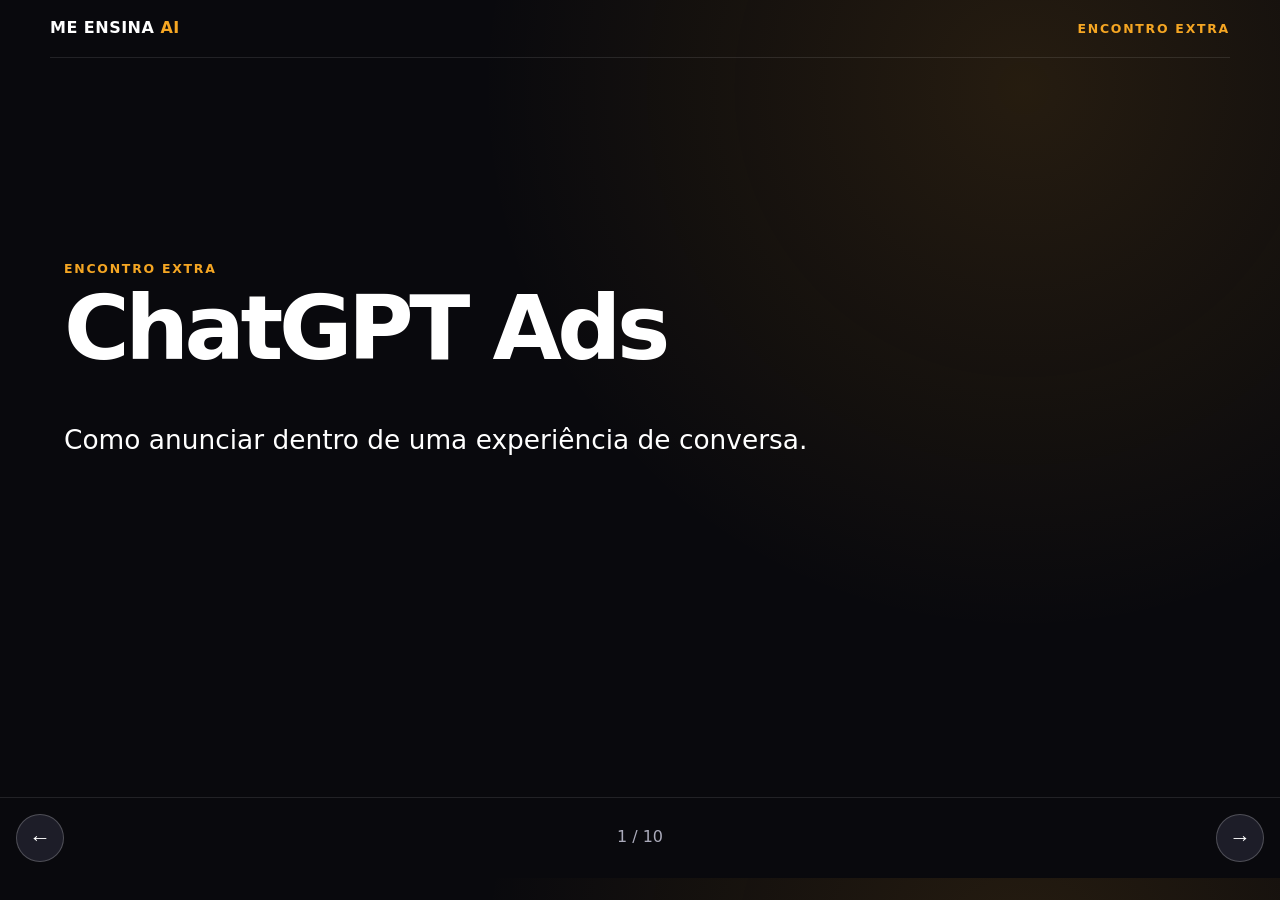
<file: apresentacao/chatgpt-ads/index.html>
<!doctype html>
<html lang="pt-BR"><head><meta charset="utf-8"><meta name="viewport" content="width=device-width,initial-scale=1"><title>ChatGPT Ads | Encontro extra</title><link rel="stylesheet" href="../../assets/styles.css"></head>
<body class="slides-page"><header class="site-header"><div class="brand">ME ENSINA <span>AI</span></div><div class="eyebrow">Encontro extra</div></header><main class="deck" aria-label="Apresentação ChatGPT Ads"><div class="slides" aria-live="polite">
<section class="slide is-active" data-slide><div class="eyebrow">Encontro extra</div><h1>ChatGPT Ads</h1><p>Como anunciar dentro de uma experiência de conversa.</p></section>
<section class="slide" data-slide><div class="eyebrow">A mudança</div><p class="big">A pessoa está explorando, comparando e decidindo.</p></section>
<section class="slide" data-slide><div class="eyebrow">Estrutura</div><h2>Campanha. Grupo. Anúncio.</h2></section>
<section class="slide" data-slide><div class="eyebrow">Objetivo</div><h2>Alcance, clique ou conversão conforme o resultado do negócio.</h2></section>
<section class="slide" data-slide><div class="eyebrow">Contexto</div><p class="big">Situações de conversa, não apenas palavras soltas.</p></section>
<section class="slide" data-slide><div class="eyebrow">Criativo</div><h2>Quem ajuda. Qual valor entrega. Em qual situação é útil.</h2></section>
<section class="slide" data-slide><div class="eyebrow">Página</div><p class="big">A promessa do anúncio continua depois do clique.</p></section>
<section class="slide" data-slide><div class="eyebrow">Medição</div><h2>Impressão. Clique. Gasto. Conversão. Resultado do negócio.</h2></section>
<section class="slide" data-slide><div class="eyebrow">Beta</div><p class="big">Confirme a conta e a documentação antes de executar.</p></section>
<section class="slide" data-slide><div class="eyebrow">Saída</div><h2>Campanha revisável, checklist e primeira data de análise.</h2></section>
</div><nav class="deck-nav" aria-label="Navegação dos slides"><button class="slide-control" type="button" data-prev aria-label="Slide anterior">←</button><span class="slide-count" data-slide-count>1 / 10</span><button class="slide-control" type="button" data-next aria-label="Próximo slide">→</button></nav></main><script src="../../assets/app.js"></script></body></html>
</file>
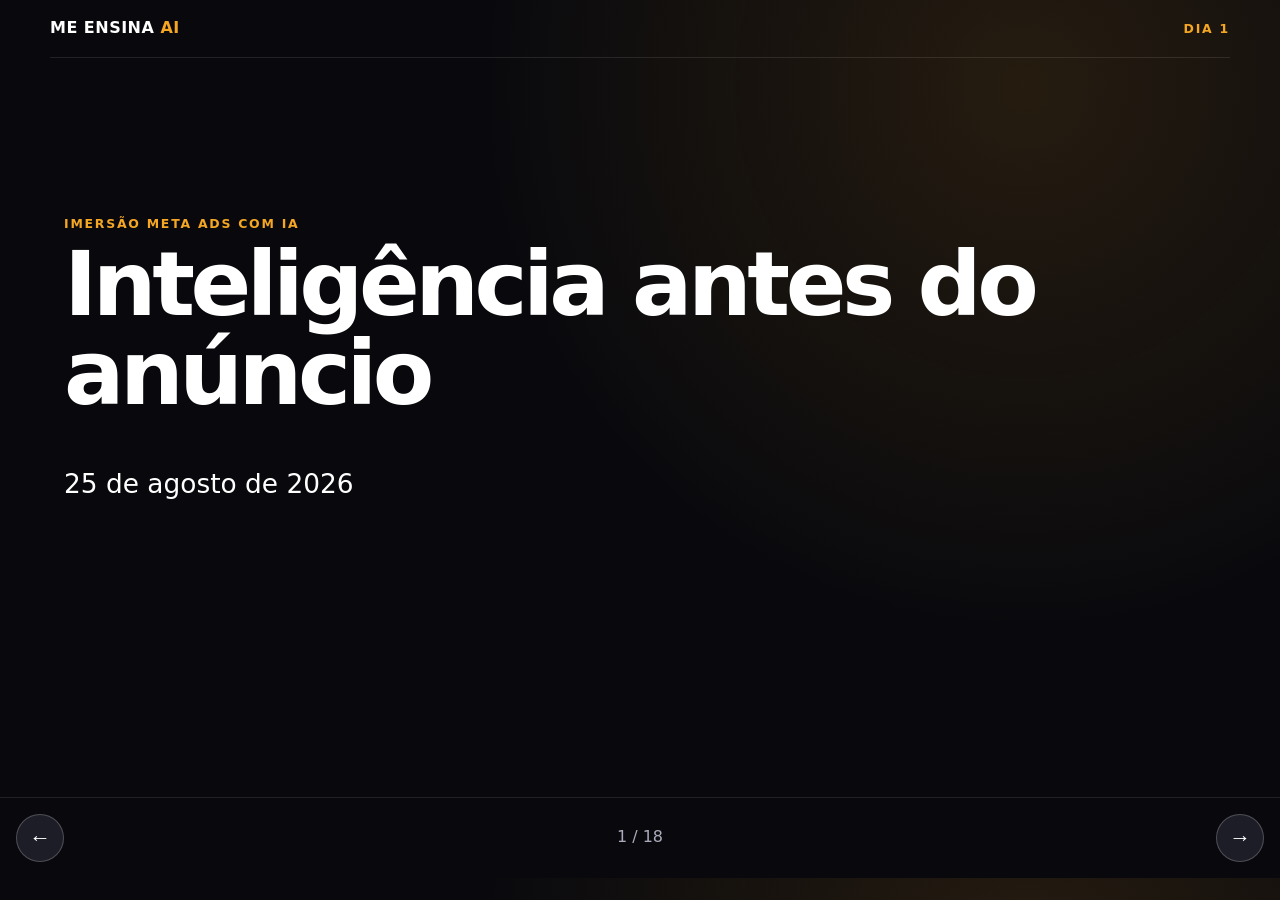
<file: apresentacao/dia-1/index.html>
<!doctype html>
<html lang="pt-BR">
<head>
  <meta charset="utf-8">
  <meta name="viewport" content="width=device-width, initial-scale=1">
  <title>Dia 1 | Imersão Meta Ads com IA</title>
  <link rel="stylesheet" href="../../assets/styles.css">
</head>
<body class="slides-page">
  <header class="site-header">
    <div class="brand">ME ENSINA <span>AI</span></div>
    <div class="eyebrow">Dia 1</div>
  </header>
  <main class="deck" aria-label="Apresentação do Dia 1">
    <div class="slides" aria-live="polite">
      <section class="slide is-active" data-slide>
        <div class="eyebrow">Imersão Meta Ads com IA</div>
        <h1>Inteligência antes do anúncio</h1>
        <p>25 de agosto de 2026</p>
      </section>
      <section class="slide" data-slide>
        <div class="eyebrow">Seu destino de hoje</div>
        <p class="big">Dossiê de Mercado</p>
        <p>Negócio, região, concorrentes, reviews, público e oportunidades em uma fonte única.</p>
      </section>
      <section class="slide" data-slide>
        <div class="eyebrow">O problema</div>
        <h2>Uma resposta solta não conhece o seu negócio.</h2>
        <p>Quando cada conversa começa do zero, as decisões também começam do zero.</p>
      </section>
      <section class="slide" data-slide>
        <div class="eyebrow">Agente</div>
        <p class="big">Uma IA preparada para ajudar em uma função específica.</p>
      </section>
      <section class="slide" data-slide>
        <div class="eyebrow">Skill</div>
        <p class="big">A habilidade que ensina o agente a executar bem aquela função.</p>
      </section>
      <section class="slide" data-slide>
        <div class="eyebrow">Sala de comando</div>
        <h2>Seis habilidades. Um mesmo contexto. Você no comando.</h2>
        <div class="slide-grid three">
          <div class="card">Mercado</div><div class="card">Concorrentes</div><div class="card">Reviews</div>
          <div class="card">Público</div><div class="card">Oportunidades</div><div class="card">Dossiê</div>
        </div>
      </section>
      <section class="slide" data-slide>
        <div class="eyebrow">Uma lição que começou no rio</div>
        <h2>A gente precisa avisar os peixes que a gente existe e que a gente está aqui.</h2>
      </section>
      <section class="slide" data-slide>
        <div class="eyebrow">Tradução para o seu negócio</div>
        <p class="big">Primeiro presença. Depois confiança. Então oportunidade.</p>
      </section>
      <section class="slide" data-slide>
        <div class="eyebrow">Presença contínua</div>
        <h2>Não apareça somente quando quiser vender.</h2>
        <p>Vídeo, imagem e carrossel podem ensinar o mercado a reconhecer sua empresa antes da necessidade.</p>
      </section>
      <section class="slide" data-slide>
        <div class="eyebrow">Referência, não regra</div>
        <p class="big">US$ 300 por mês pode iniciar presença local.</p>
        <p>Região, margem, objetivo e capacidade definem o valor adequado. Não existe garantia.</p>
      </section>
      <section class="slide" data-slide>
        <div class="eyebrow">Funil em linguagem simples</div>
        <h2>Ver. Conhecer. Confiar. Demonstrar interesse. Conversar.</h2>
        <p>Cada mensagem respeita o momento da pessoa.</p>
      </section>
      <section class="slide" data-slide>
        <div class="eyebrow">Antes da pesquisa</div>
        <h2>O que você vende, onde atende e o que consegue entregar?</h2>
        <p>Se não souber, marque como <span class="highlight">A CONFIRMAR</span>.</p>
      </section>
      <section class="slide" data-slide>
        <div class="eyebrow">Laboratório 1</div>
        <p class="big">Mercado local</p>
        <p>Região, sinais de demanda, concorrência visível, sazonalidade e limites da pesquisa.</p>
      </section>
      <section class="slide" data-slide>
        <div class="eyebrow">Laboratório 2</div>
        <p class="big">Concorrentes</p>
        <p>Posicionamento, oferta, prova, chamada para ação e experiência de contato.</p>
      </section>
      <section class="slide" data-slide>
        <div class="eyebrow">Laboratório 3</div>
        <p class="big">Reviews</p>
        <p>Dores, desejos, objeções e sinais de confiança repetidos em avaliações públicas.</p>
      </section>
      <section class="slide" data-slide>
        <div class="eyebrow">Laboratório 4</div>
        <p class="big">Público prioritário</p>
        <p>Situação, necessidade, momento de procura e critérios de decisão baseados em evidências.</p>
      </section>
      <section class="slide" data-slide>
        <div class="eyebrow">Laboratório 5</div>
        <p class="big">Oportunidades</p>
        <p>Evidência mais aderência ao negócio mais capacidade de execução.</p>
      </section>
      <section class="slide" data-slide>
        <div class="eyebrow">Conclusão</div>
        <h2>Você não vai anunciar no escuro.</h2>
        <p>Amanhã, seu Dossiê de Mercado vira oferta, criativo e campanha.</p>
      </section>
    </div>
    <nav class="deck-nav" aria-label="Navegação dos slides">
      <button class="slide-control" type="button" data-prev aria-label="Slide anterior">←</button>
      <span class="slide-count" data-slide-count>1 / 18</span>
      <button class="slide-control" type="button" data-next aria-label="Próximo slide">→</button>
    </nav>
  </main>
  <script src="../../assets/app.js"></script>
</body>
</html>
</file>
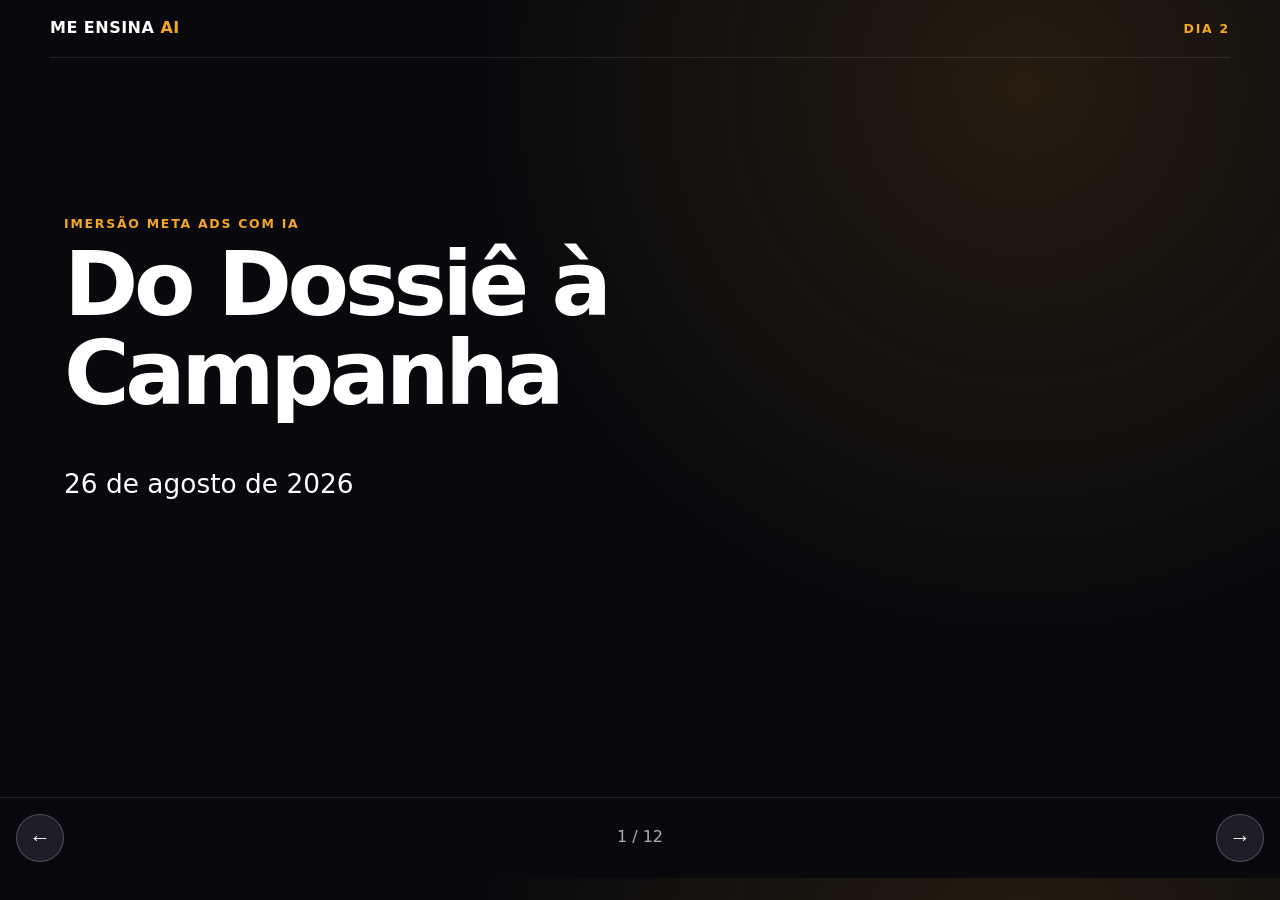
<file: apresentacao/dia-2/index.html>
<!doctype html>
<html lang="pt-BR"><head><meta charset="utf-8"><meta name="viewport" content="width=device-width,initial-scale=1"><title>Dia 2 | Imersão Meta Ads com IA</title><link rel="stylesheet" href="../../assets/styles.css"></head>
<body class="slides-page"><header class="site-header"><div class="brand">ME ENSINA <span>AI</span></div><div class="eyebrow">Dia 2</div></header>
<main class="deck" aria-label="Apresentação do Dia 2"><div class="slides" aria-live="polite">
<section class="slide is-active" data-slide><div class="eyebrow">Imersão Meta Ads com IA</div><h1>Do Dossiê à Campanha</h1><p>26 de agosto de 2026</p></section>
<section class="slide" data-slide><div class="eyebrow">Ponto de partida</div><p class="big">Contexto confirmado antes de criação.</p></section>
<section class="slide" data-slide><div class="eyebrow">Arquitetura</div><h2>Objetivo. Oferta. Região. Destino. Atendimento. Medição.</h2></section>
<section class="slide" data-slide><div class="eyebrow">Andrômeda</div><p class="big">Diversidade real ajuda a Meta a encontrar oportunidades diferentes.</p></section>
<section class="slide" data-slide><div class="eyebrow">Não é diversidade</div><h2>Trocar somente cor, recorte ou uma palavra.</h2></section>
<section class="slide" data-slide><div class="eyebrow">É diversidade</div><h2>Dor. Desejo. Processo. Objeção. Prova. Identidade.</h2></section>
<section class="slide" data-slide><div class="eyebrow">Imagem e vídeo</div><p class="big">A cena precisa mostrar a mesma ideia que a mensagem comunica.</p></section>
<section class="slide" data-slide><div class="eyebrow">Depois do clique</div><h2>Página, formulário ou conversa que a empresa consegue atender.</h2></section>
<section class="slide" data-slide><div class="eyebrow">Publicação assistida</div><h2>Primeiro leitura. Depois revisão. Aprovação imediatamente antes da escrita.</h2></section>
<section class="slide" data-slide><div class="eyebrow">Sem conexão</div><p class="big">Pacote completo e checklist manual. Nada é fingido.</p></section>
<section class="slide" data-slide><div class="eyebrow">Análise</div><h2>Entrega. Interesse. Conversão. Qualidade. Atendimento.</h2></section>
<section class="slide" data-slide><div class="eyebrow">Conclusão</div><p class="big">Campanha revisável e próxima decisão marcada.</p></section>
</div><nav class="deck-nav" aria-label="Navegação dos slides"><button class="slide-control" type="button" data-prev aria-label="Slide anterior">←</button><span class="slide-count" data-slide-count>1 / 12</span><button class="slide-control" type="button" data-next aria-label="Próximo slide">→</button></nav></main><script src="../../assets/app.js"></script></body></html>
</file>
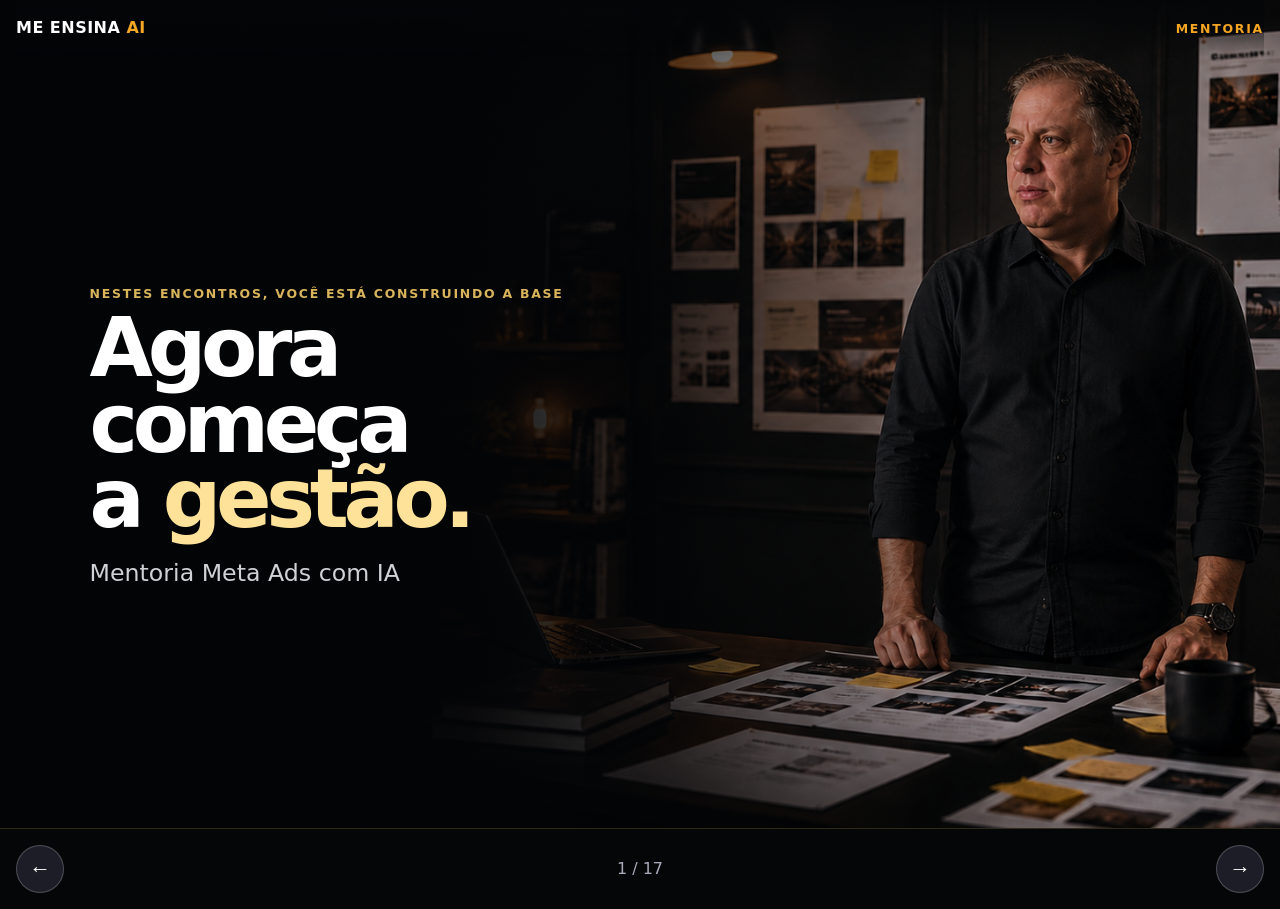
<file: apresentacao/pitch/index.html>
<!doctype html>
<html lang="pt-BR">
<head>
  <meta charset="utf-8">
  <meta name="viewport" content="width=device-width,initial-scale=1">
  <title>Pitch | Mentoria Meta Ads com IA</title>
  <link rel="stylesheet" href="../../assets/styles.css">
</head>
<body class="slides-page premium-pitch">
  <header class="site-header pitch-header">
    <div class="brand">ME ENSINA <span>AI</span></div>
    <div class="eyebrow">Mentoria</div>
  </header>
  <main class="deck" aria-label="Pitch da Mentoria Meta Ads com IA">
    <div class="slides" aria-live="polite">
      <section class="slide pitch-slide pitch-safe-left pitch-cover is-active" data-slide><div class="pitch-content"><div class="eyebrow">Nestes encontros, você está construindo a base</div><h1>Agora começa a <span>gestão.</span></h1><p>Mentoria Meta Ads com IA</p></div></section>
      <section class="slide pitch-slide pitch-safe-left pitch-bonus-reveal" data-slide><div class="pitch-content"><div class="eyebrow">Depois da campanha</div><h2>Manter, corrigir, testar ou esperar?</h2><p>É nessa hora que muita gente volta a ficar sozinha.</p></div></section>
      <section class="slide pitch-slide pitch-safe-left pitch-support" data-slide><div class="pitch-content"><div class="eyebrow">A transformação</div><h2>Três meses para aprender a <span>dirigir sua estrutura.</span></h2><p>Facebook e Instagram Ads, Google Local Services e ChatGPT Ads.</p></div></section>
      <section class="slide pitch-slide pitch-safe-left pitch-diagnostic" data-slide><div class="pitch-content"><div class="eyebrow">Primeiros sete dias</div><h2>Começamos pelo que é <span>real.</span></h2><p>Uma reunião individual de 60 minutos para diagnosticar contas, campanhas, funil e prioridades.</p></div></section>
      <section class="slide pitch-slide pitch-safe-left pitch-individual" data-slide><div class="pitch-content"><div class="eyebrow">Acompanhamento individual</div><h2>Seis reuniões individuais <span>acompanhando sua campanha.</span></h2><p>Você agenda, nós analisamos e otimizamos juntos.</p></div></section>
      <section class="slide pitch-slide pitch-safe-left pitch-support" data-slide><div class="pitch-content"><div class="eyebrow">Entre um encontro e outro</div><h2>Você não fica <span>travado sozinho.</span></h2><p>Suporte direto pelo WhatsApp com Fabio e equipe.</p></div></section>
      <section class="slide pitch-slide pitch-safe-left pitch-diagnostic" data-slide><div class="pitch-content"><div class="eyebrow">“Eu não entendo de anúncios ou IA”</div><h2>Você não precisa <span>chegar pronto.</span></h2><p>A instalação é guiada e o trabalho começa pela sua estrutura atual.</p></div></section>
      <section class="slide pitch-slide pitch-safe-left pitch-time" data-slide><div class="pitch-content"><div class="eyebrow">“Eu não tenho tempo”</div><h2>Menos teoria solta. Mais <span>aplicação no seu negócio.</span></h2><p>O acompanhamento existe para transformar decisão em execução.</p></div></section>
      <section class="slide pitch-slide pitch-safe-left pitch-bonus-interview" data-slide><div class="pitch-content"><div class="eyebrow">“Eu já tenho uma agência”</div><h2>Ótimo. Agora você aprende a <span>dirigir e avaliar.</span></h2><p>Você passa a fazer as perguntas certas e decidir com mais clareza.</p></div></section>
      <section class="slide pitch-slide pitch-safe-left pitch-cover" data-slide><div class="pitch-content"><div class="eyebrow">“Meu negócio está desorganizado”</div><h2>Você não precisa organizar tudo <span>antes de começar.</span></h2><p>O diagnóstico define a ordem, as prioridades e o próximo passo possível.</p></div></section>
      <section class="slide pitch-slide pitch-statement" data-slide><div class="pitch-content pitch-content-center"><div class="eyebrow">Sem promessa mágica</div><h2>Com método, acompanhamento e <span>decisões mais claras.</span></h2><p>O resultado depende da aplicação, do mercado e das decisões tomadas ao longo do caminho.</p></div></section>
      <section class="slide pitch-slide pitch-safe-left pitch-bonus-reveal" data-slide><div class="pitch-content"><div class="eyebrow">E ainda tem uma segunda transformação</div><h2>Seu <span>Sócio de IA.</span></h2><p>Não é um prompt genérico. É uma experiência construída a partir da sua empresa.</p></div></section>
      <section class="slide pitch-slide pitch-safe-left pitch-bonus-interview" data-slide><div class="pitch-content"><div class="eyebrow">Primeiro</div><h2>A IA <span>entrevista você.</span></h2><p>Ela entende seu negócio, seus clientes, sua oferta, seus gargalos e seus objetivos.</p></div></section>
      <section class="slide pitch-slide pitch-safe-left pitch-bonus-agents" data-slide><div class="pitch-content"><div class="eyebrow">Depois</div><h2>Nascem suas primeiras <span>IAs especializadas.</span></h2><p>Cada uma preparada para ajudar em uma função real da sua operação.</p></div></section>
      <section class="slide pitch-slide pitch-safe-left pitch-bonus-reveal" data-slide><div class="pitch-content"><div class="eyebrow">Capacidade que fica</div><h2>Você termina com conhecimento e uma <span>estrutura de IA.</span></h2><p>Uma base que continua ajudando você a pesquisar, organizar, planejar e analisar.</p></div></section>
      <section class="slide pitch-slide pitch-safe-left pitch-seats" data-slide><div class="pitch-content"><div class="eyebrow">Primeira turma</div><h2>Somente <span>dez participantes.</span></h2><p>Grupo pequeno para permitir atenção real e acompanhamento próximo.</p></div></section>
      <section class="slide pitch-slide pitch-safe-left pitch-cover" data-slide><div class="pitch-content"><div class="eyebrow">Próximo passo</div><h2>Fale com o José no <span>WhatsApp.</span></h2><p>Ele explica os próximos passos e atende você pessoalmente.</p><div class="pitch-final-actions"><div class="pitch-cta">10 vagas • atendimento individual</div><a class="pitch-qr" href="https://wa.me/15088488718?text=Ola%20Jose%2C%20gostaria%20de%20entrar%20para%20a%20Mentoria%20Meta%20Ads%20Google%20Local%20Services%20e%20ChatGPT%20Ads" target="_blank" rel="noopener" aria-label="Abrir conversa com José no WhatsApp"><img src="../../assets/pitch/qr-whatsapp-jose.png" alt="QR Code para falar com José no WhatsApp"><span>Aponte a câmera</span></a></div></div></section>
    </div>
    <nav class="deck-nav pitch-nav" aria-label="Navegação dos slides"><button class="slide-control" type="button" data-prev aria-label="Slide anterior">←</button><span class="slide-count" data-slide-count>1 / 17</span><button class="slide-control" type="button" data-next aria-label="Próximo slide">→</button></nav>
  </main>
  <script src="../../assets/app.js"></script>
</body>
</html>
</file>
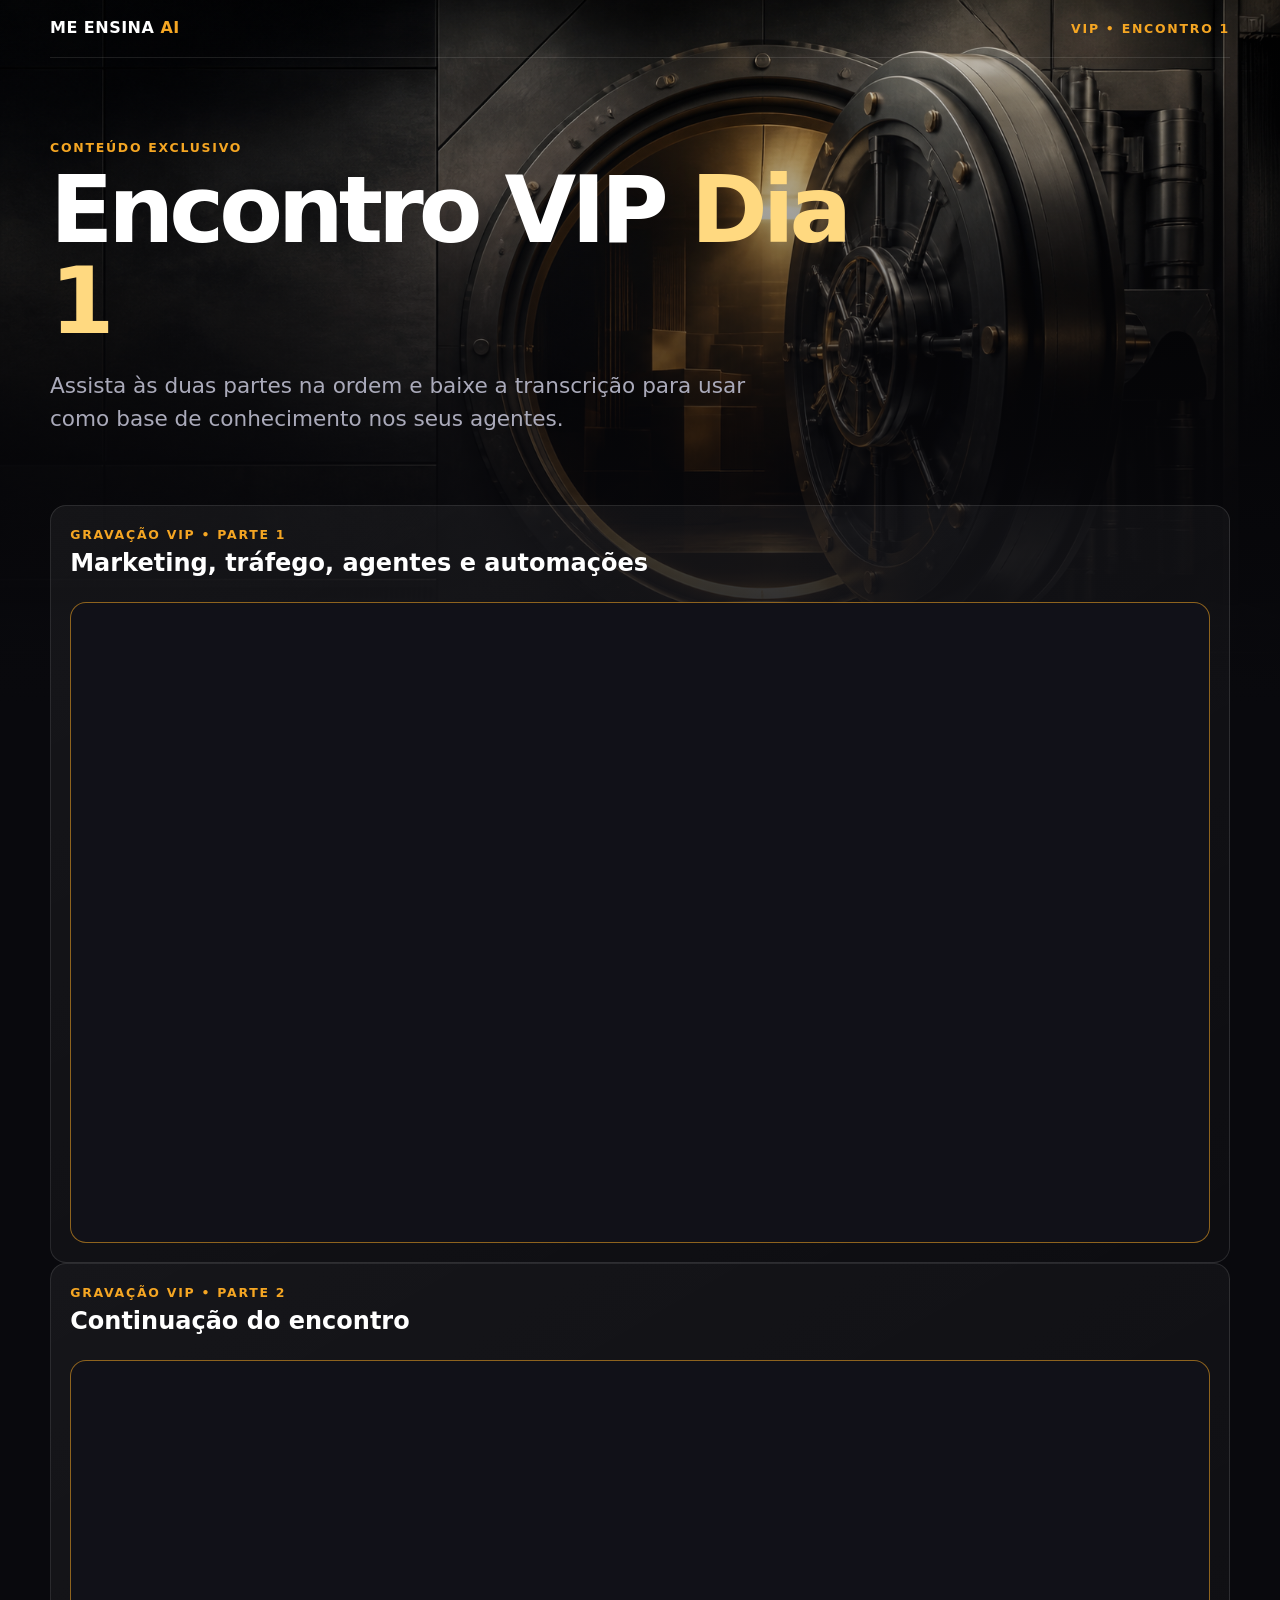
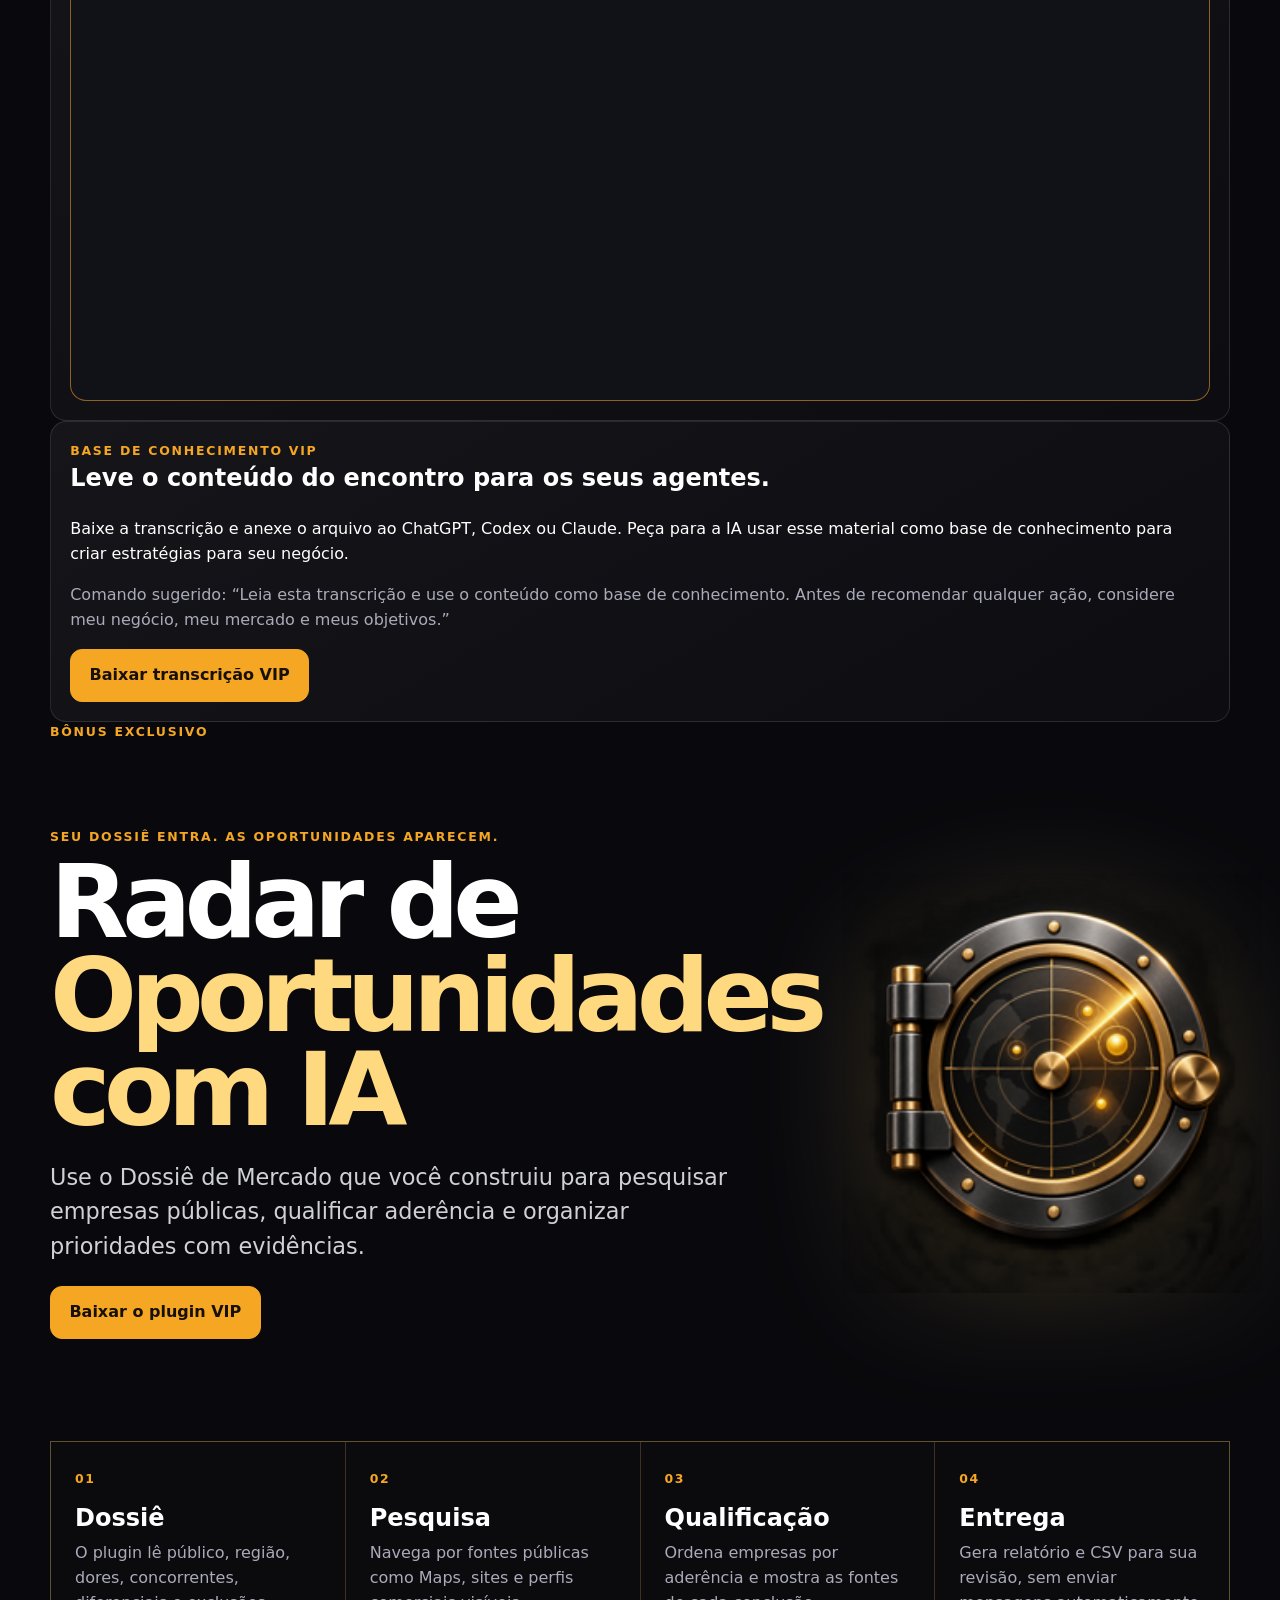
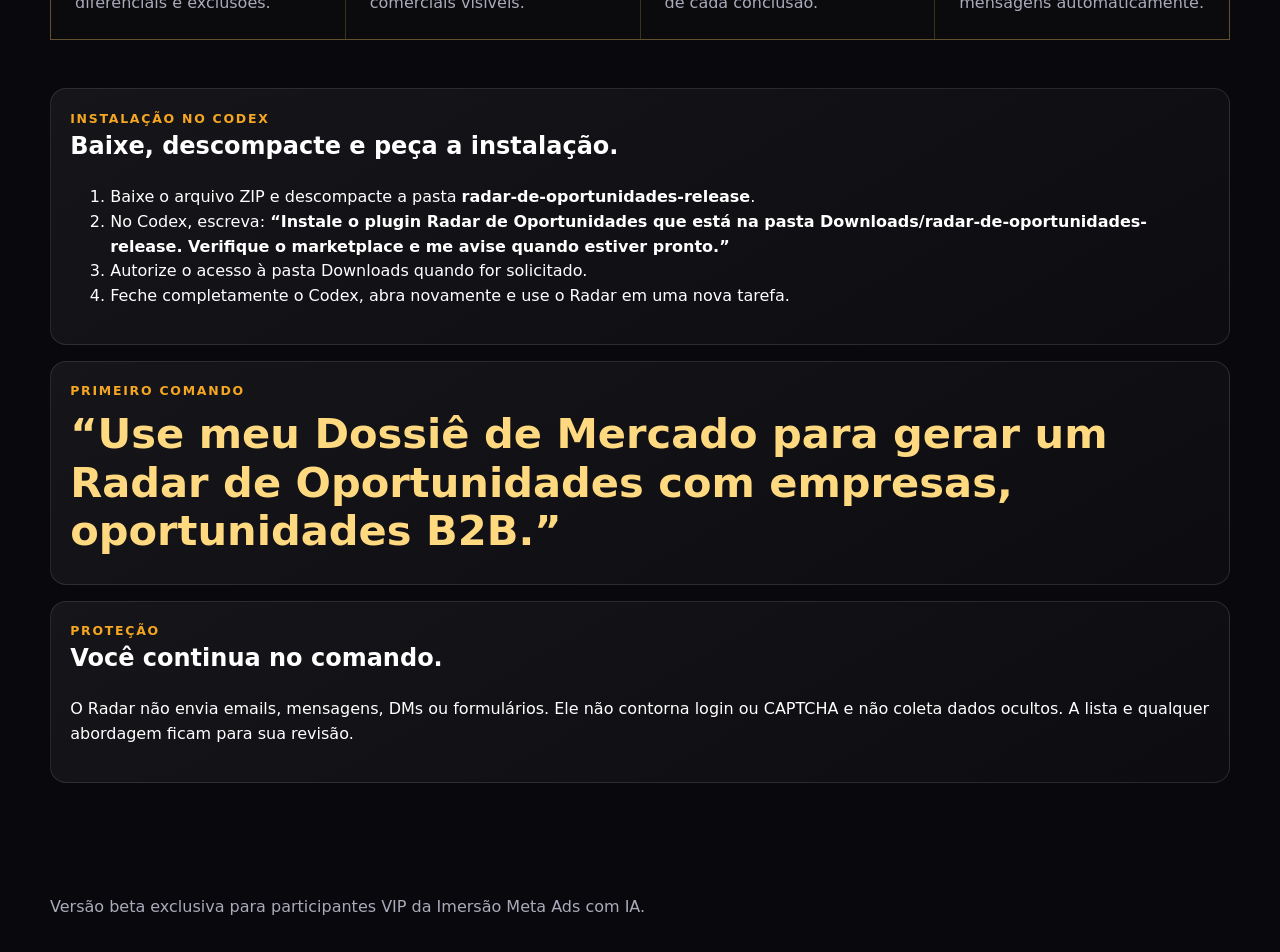
<file: vip/radar-de-oportunidades/index.html>
<!doctype html>
<html lang="pt-BR">
<head>
  <meta charset="utf-8">
  <meta name="viewport" content="width=device-width, initial-scale=1">
  <title>Encontro VIP Dia 1 | Imersão Meta Ads com IA</title>
  <meta name="description" content="Gravação, base de conhecimento e bônus do primeiro encontro VIP da Imersão Meta Ads com IA.">
  <link rel="stylesheet" href="../../assets/styles.css">
</head>
<body class="vip-radar-page">
  <header class="site-header">
    <div class="brand">ME ENSINA <span>AI</span></div>
    <div class="eyebrow">VIP • Encontro 1</div>
  </header>
  <main class="page">
    <section class="hero">
      <div class="eyebrow">Conteúdo exclusivo</div>
      <h1>Encontro VIP <span class="highlight">Dia 1</span></h1>
      <p>Assista às duas partes na ordem e baixe a transcrição para usar como base de conhecimento nos seus agentes.</p>
    </section>

    <section class="card">
      <div class="eyebrow">Gravação VIP • Parte 1</div>
      <h2>Marketing, tráfego, agentes e automações</h2>
      <div class="video-placeholder">
        <iframe class="video-player" src="https://player-vz-14021376-a30.tv.pandavideo.com.br/embed/?v=bc8fd7b0-d8a8-4dec-bdee-a501f3b0669f" title="Encontro VIP — Parte 1" loading="lazy" allow="accelerometer; autoplay; encrypted-media; gyroscope; picture-in-picture" allowfullscreen></iframe>
      </div>
    </section>

    <section class="card">
      <div class="eyebrow">Gravação VIP • Parte 2</div>
      <h2>Continuação do encontro</h2>
      <div class="video-placeholder">
        <iframe class="video-player" src="https://player-vz-14021376-a30.tv.pandavideo.com.br/embed/?v=17704c81-2946-4eb1-8d12-f6b79544b69f" title="Encontro VIP — Parte 2" loading="lazy" allow="accelerometer; autoplay; encrypted-media; gyroscope; picture-in-picture" allowfullscreen></iframe>
      </div>
    </section>

    <section class="card">
      <div class="eyebrow">Base de conhecimento VIP</div>
      <h2>Leve o conteúdo do encontro para os seus agentes.</h2>
      <p>Baixe a transcrição e anexe o arquivo ao ChatGPT, Codex ou Claude. Peça para a IA usar esse material como base de conhecimento para criar estratégias para seu negócio.</p>
      <p class="muted">Comando sugerido: “Leia esta transcrição e use o conteúdo como base de conhecimento. Antes de recomendar qualquer ação, considere meu negócio, meu mercado e meus objetivos.”</p>
      <a class="button" download href="../../downloads/vip/base-vip-conhecimento-vip-marketing-trafego-agentes-e-automacoes.md">Baixar transcrição VIP</a>
    </section>

    <div class="eyebrow">Bônus exclusivo</div>
    <section class="radar-hero">
      <div class="radar-copy">
        <div class="eyebrow">Seu dossiê entra. As oportunidades aparecem.</div>
        <h1>Radar de <span class="highlight">Oportunidades com IA</span></h1>
        <p>Use o Dossiê de Mercado que você construiu para pesquisar empresas públicas, qualificar aderência e organizar prioridades com evidências.</p>
        <a class="button" download href="../../downloads/vip/RADAR-DE-OPORTUNIDADES-COM-IA.zip">Baixar o plugin VIP</a>
      </div>
      <img class="radar-icon" src="../../assets/radar/icon.png" alt="Ícone do Radar de Oportunidades com IA">
    </section>

    <section class="radar-flow" aria-label="Fluxo do Radar de Oportunidades">
      <article><span>01</span><h2>Dossiê</h2><p>O plugin lê público, região, dores, concorrentes, diferenciais e exclusões.</p></article>
      <article><span>02</span><h2>Pesquisa</h2><p>Navega por fontes públicas como Maps, sites e perfis comerciais visíveis.</p></article>
      <article><span>03</span><h2>Qualificação</h2><p>Ordena empresas por aderência e mostra as fontes de cada conclusão.</p></article>
      <article><span>04</span><h2>Entrega</h2><p>Gera relatório e CSV para sua revisão, sem enviar mensagens automaticamente.</p></article>
    </section>

    <section class="card radar-install">
      <div class="eyebrow">Instalação no Codex</div>
      <h2>Baixe, descompacte e peça a instalação.</h2>
      <ol>
        <li>Baixe o arquivo ZIP e descompacte a pasta <strong>radar-de-oportunidades-release</strong>.</li>
        <li>No Codex, escreva: <strong>“Instale o plugin Radar de Oportunidades que está na pasta Downloads/radar-de-oportunidades-release. Verifique o marketplace e me avise quando estiver pronto.”</strong></li>
        <li>Autorize o acesso à pasta Downloads quando for solicitado.</li>
        <li>Feche completamente o Codex, abra novamente e use o Radar em uma nova tarefa.</li>
      </ol>
    </section>

    <section class="card radar-use">
      <div class="eyebrow">Primeiro comando</div>
      <p class="big">“Use meu Dossiê de Mercado para gerar um Radar de Oportunidades com empresas, oportunidades B2B.”</p>
    </section>

    <section class="card">
      <div class="eyebrow">Proteção</div>
      <h2>Você continua no comando.</h2>
      <p>O Radar não envia emails, mensagens, DMs ou formulários. Ele não contorna login ou CAPTCHA e não coleta dados ocultos. A lista e qualquer abordagem ficam para sua revisão.</p>
    </section>
  </main>
  <footer class="site-footer"><p class="muted">Versão beta exclusiva para participantes VIP da Imersão Meta Ads com IA.</p></footer>
</body>
</html>
</file>
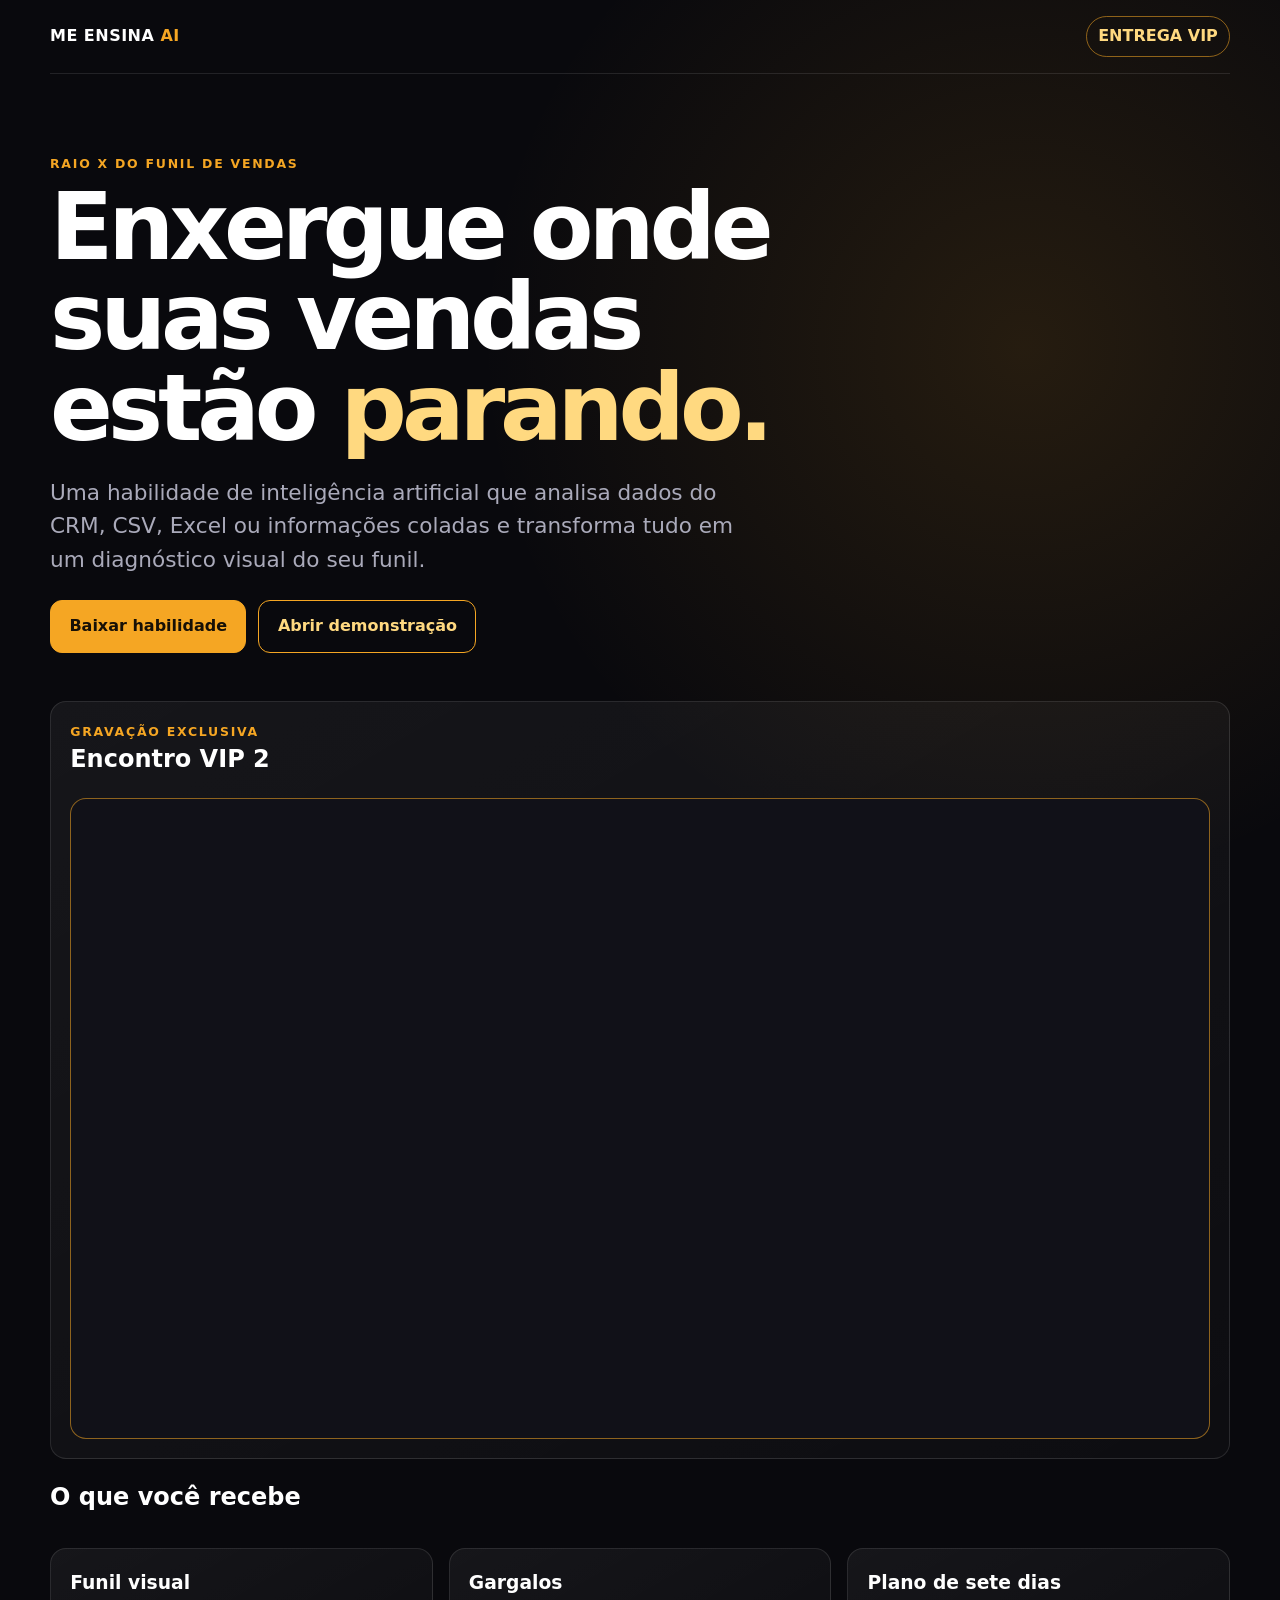
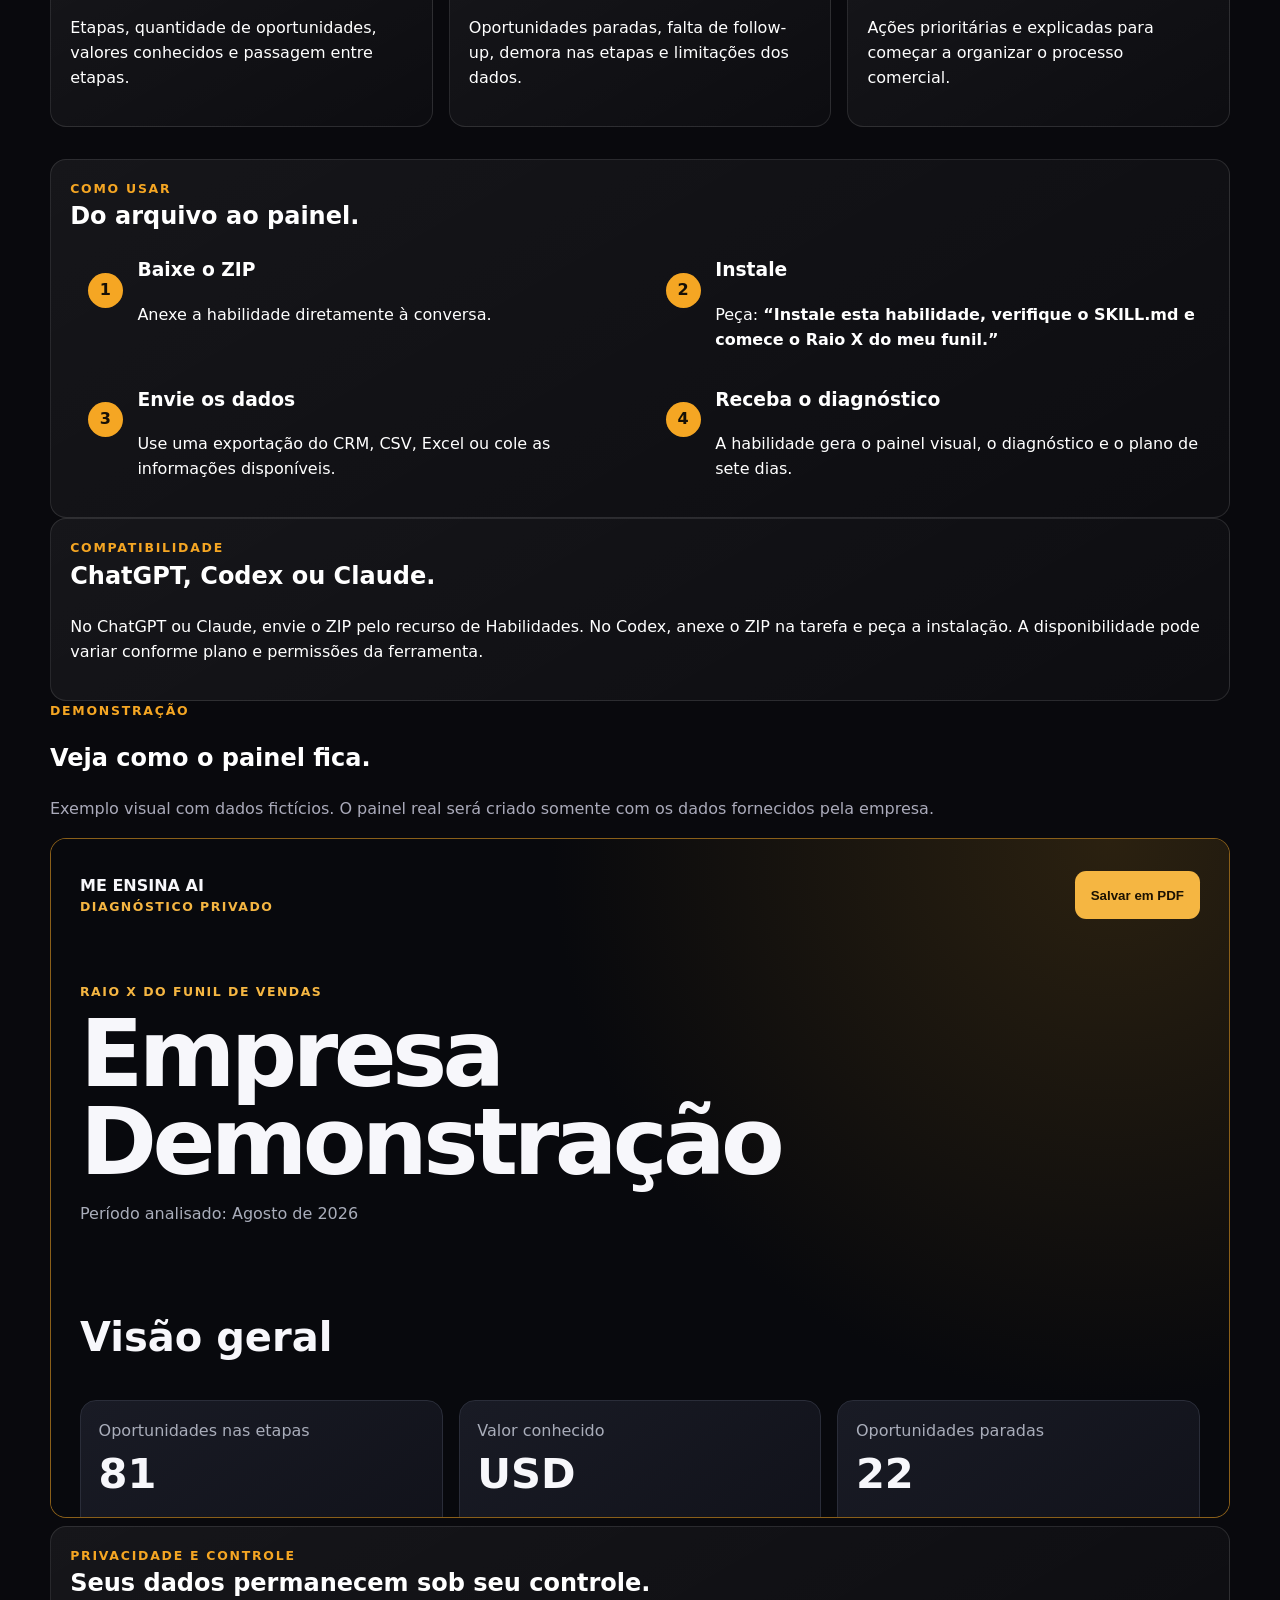
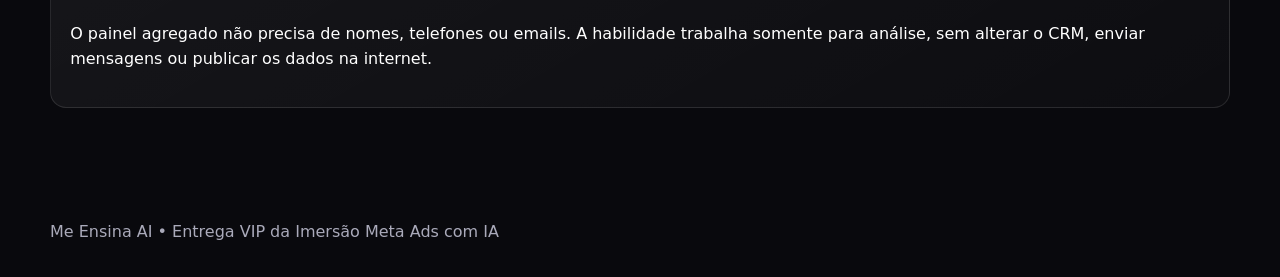
<file: vip/raio-x-funil/index.html>
<!doctype html>
<html lang="pt-BR">
<head>
<meta charset="utf-8"><meta name="viewport" content="width=device-width,initial-scale=1">
<title>Raio X do Funil de Vendas | Entrega VIP</title>
<link rel="stylesheet" href="../../assets/styles.css">
<style>
.vip-badge{display:inline-flex;padding:.45rem .7rem;border:1px solid rgba(245,166,35,.55);border-radius:999px;color:var(--gold-soft);font-weight:850}
.actions{display:flex;flex-wrap:wrap;gap:.75rem;margin-top:1.5rem}
.feature-grid{display:grid;gap:1rem;margin:2rem 0}
.demo-frame{width:100%;min-height:680px;border:1px solid rgba(245,166,35,.55);border-radius:1rem;background:#08090d}
.steps{counter-reset:step;display:grid;gap:1rem}
.steps article{position:relative;padding-left:4.2rem}
.steps article::before{counter-increment:step;content:counter(step);position:absolute;left:1.1rem;top:1.1rem;display:grid;place-items:center;width:2.2rem;height:2.2rem;border-radius:50%;background:var(--gold);color:#171006;font-weight:900}
@media(min-width:760px){.feature-grid{grid-template-columns:repeat(3,minmax(0,1fr))}.steps{grid-template-columns:repeat(2,minmax(0,1fr))}}
</style>
</head>
<body><header class="site-header"><div class="brand">ME ENSINA <span>AI</span></div><span class="vip-badge">ENTREGA VIP</span></header>
<main class="page">
<section class="hero"><div class="eyebrow">Raio X do Funil de Vendas</div><h1>Enxergue onde suas vendas estão <span class="highlight">parando.</span></h1><p>Uma habilidade de inteligência artificial que analisa dados do CRM, CSV, Excel ou informações coladas e transforma tudo em um diagnóstico visual do seu funil.</p><div class="actions"><a class="download" download href="../../downloads/vip/RAIO-X-DO-FUNIL-DE-VENDAS.zip">Baixar habilidade</a><a class="button secondary" href="demo/">Abrir demonstração</a></div></section>
<section class="card"><div class="eyebrow">Gravação exclusiva</div><h2>Encontro VIP 2</h2><div class="video-placeholder"><iframe class="video-player" src="https://player-vz-14021376-a30.tv.pandavideo.com.br/embed/?v=ecc88092-f006-4783-a5be-bd3f391dd403" title="Encontro VIP 2" loading="lazy" allow="accelerometer; autoplay; clipboard-write; encrypted-media; gyroscope; picture-in-picture; web-share" allowfullscreen></iframe></div></section>
<section aria-labelledby="entrega"><h2 id="entrega">O que você recebe</h2><div class="feature-grid"><article class="card"><h3>Funil visual</h3><p>Etapas, quantidade de oportunidades, valores conhecidos e passagem entre etapas.</p></article><article class="card"><h3>Gargalos</h3><p>Oportunidades paradas, falta de follow-up, demora nas etapas e limitações dos dados.</p></article><article class="card"><h3>Plano de sete dias</h3><p>Ações prioritárias e explicadas para começar a organizar o processo comercial.</p></article></div></section>
<section class="card"><div class="eyebrow">Como usar</div><h2>Do arquivo ao painel.</h2><div class="steps"><article><h3>Baixe o ZIP</h3><p>Anexe a habilidade diretamente à conversa.</p></article><article><h3>Instale</h3><p>Peça: <strong>“Instale esta habilidade, verifique o SKILL.md e comece o Raio X do meu funil.”</strong></p></article><article><h3>Envie os dados</h3><p>Use uma exportação do CRM, CSV, Excel ou cole as informações disponíveis.</p></article><article><h3>Receba o diagnóstico</h3><p>A habilidade gera o painel visual, o diagnóstico e o plano de sete dias.</p></article></div></section>
<section class="card"><div class="eyebrow">Compatibilidade</div><h2>ChatGPT, Codex ou Claude.</h2><p>No ChatGPT ou Claude, envie o ZIP pelo recurso de Habilidades. No Codex, anexe o ZIP na tarefa e peça a instalação. A disponibilidade pode variar conforme plano e permissões da ferramenta.</p></section>
<section aria-labelledby="demo"><div class="eyebrow">Demonstração</div><h2 id="demo">Veja como o painel fica.</h2><p class="muted">Exemplo visual com dados fictícios. O painel real será criado somente com os dados fornecidos pela empresa.</p><iframe class="demo-frame" title="Demonstração do painel Raio X do Funil" src="demo/" loading="lazy"></iframe></section>
<section class="card"><div class="eyebrow">Privacidade e controle</div><h2>Seus dados permanecem sob seu controle.</h2><p>O painel agregado não precisa de nomes, telefones ou emails. A habilidade trabalha somente para análise, sem alterar o CRM, enviar mensagens ou publicar os dados na internet.</p></section>
</main><footer class="site-footer"><p class="muted">Me Ensina AI • Entrega VIP da Imersão Meta Ads com IA</p></footer></body></html>
</file>
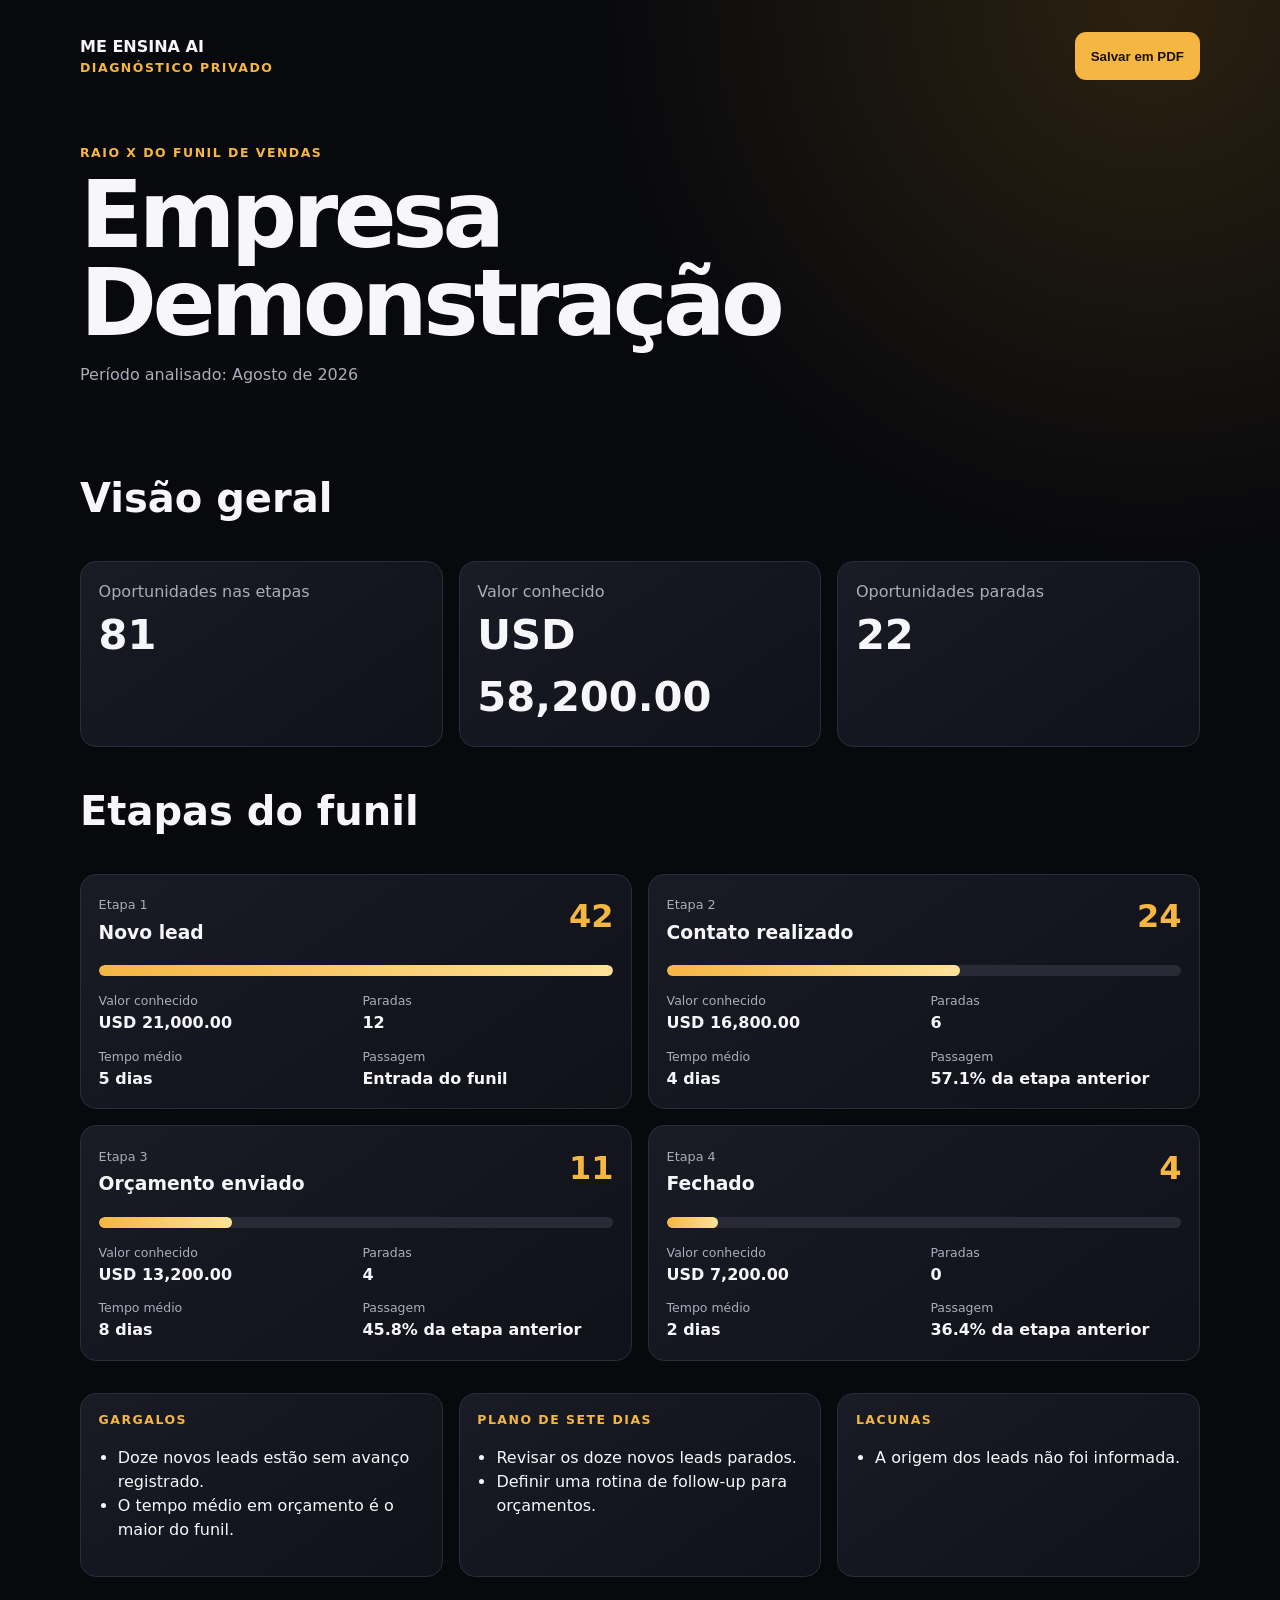
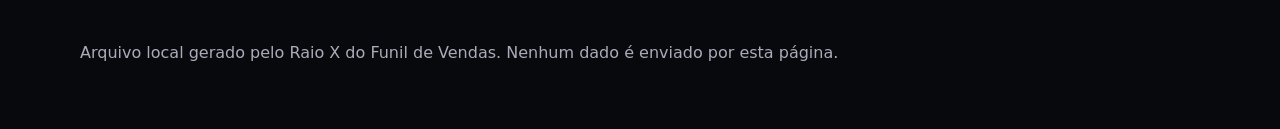
<file: vip/raio-x-funil/demo/index.html>
<!doctype html>
<html lang="pt-BR"><head><meta charset="utf-8"><meta name="viewport" content="width=device-width,initial-scale=1"><title>Raio X do Funil de Vendas</title>
<style>
:root{--bg:#08090d;--surface:#151720;--line:#2a2d39;--text:#f7f7fb;--muted:#a9adba;--gold:#f5b642;--red:#ff6b6b;--green:#43d19e}*{box-sizing:border-box}body{margin:0;background:radial-gradient(circle at 90% 0,#2b2110 0,transparent 35rem),var(--bg);color:var(--text);font:16px/1.5 Inter,system-ui,sans-serif}header,main,footer{width:min(1120px,calc(100% - 2rem));margin:auto}header{padding:2rem 0 1rem;display:flex;justify-content:space-between;gap:1rem;align-items:center}button{min-height:48px;padding:.8rem 1rem;border:0;border-radius:.7rem;background:var(--gold);color:#1b1202;font-weight:800;cursor:pointer}button:focus-visible{outline:3px solid white;outline-offset:3px}.hero{padding:3rem 0 2rem}.eyebrow{color:var(--gold);font-size:.78rem;font-weight:850;letter-spacing:.12em;text-transform:uppercase}h1{font-size:clamp(2.4rem,8vw,5.8rem);line-height:.95;letter-spacing:-.05em;margin:.5rem 0 1rem}h2{font-size:clamp(1.5rem,4vw,2.5rem)}.muted{color:var(--muted)}.metrics,.stages,.diagnosis{display:grid;gap:1rem}.metrics{grid-template-columns:repeat(2,minmax(0,1fr))}.metric,.stage,.panel{border:1px solid var(--line);border-radius:1rem;background:linear-gradient(145deg,#191b25,#101119);padding:1.1rem}.metric strong{display:block;font-size:clamp(1.5rem,5vw,2.6rem)}.stage-head{display:flex;justify-content:space-between;gap:1rem;align-items:start}.stage-head span{color:var(--muted);font-size:.8rem}.stage h3{margin:.15rem 0}.stage-head>strong{font-size:2rem;color:var(--gold)}.bar{height:.7rem;background:#282b35;border-radius:999px;overflow:hidden;margin:1rem 0}.bar i{display:block;height:100%;background:linear-gradient(90deg,var(--gold),#ffe29a);border-radius:inherit}dl{display:grid;grid-template-columns:repeat(2,minmax(0,1fr));gap:.8rem;margin:0}dt{color:var(--muted);font-size:.78rem}dd{margin:0;font-weight:750}.diagnosis{margin:2rem 0}ul{padding-left:1.2rem}footer{padding:2rem 0 4rem;color:var(--muted)}@media(min-width:760px){.metrics{grid-template-columns:repeat(3,minmax(0,1fr))}.stages{grid-template-columns:repeat(2,minmax(0,1fr))}.diagnosis{grid-template-columns:repeat(3,minmax(0,1fr))}}@media print{body{background:white;color:#111}button{display:none}.metric,.stage,.panel{background:white;border-color:#ccc;break-inside:avoid}.muted,dt{color:#555}}
</style></head><body>
<header><div><strong>ME ENSINA AI</strong><div class="eyebrow">Diagnóstico privado</div></div><button type="button" onclick="window.print()">Salvar em PDF</button></header>
<main><section class="hero"><div class="eyebrow">Raio X do Funil de Vendas</div><h1>Empresa Demonstração</h1><p class="muted">Período analisado: Agosto de 2026</p></section>
<section aria-labelledby="resumo"><h2 id="resumo">Visão geral</h2><div class="metrics"><article class="metric"><span class="muted">Oportunidades nas etapas</span><strong>81</strong></article><article class="metric"><span class="muted">Valor conhecido</span><strong>USD 58,200.00</strong></article><article class="metric"><span class="muted">Oportunidades paradas</span><strong>22</strong></article></div></section>
<section aria-labelledby="funil"><h2 id="funil">Etapas do funil</h2><div class="stages">
        <article class="stage">
          <div class="stage-head"><div><span>Etapa 1</span><h3>Novo lead</h3></div><strong>42</strong></div>
          <div class="bar" aria-label="Proporção visual desta etapa"><i style="width:100%"></i></div>
          <dl><div><dt>Valor conhecido</dt><dd>USD 21,000.00</dd></div><div><dt>Paradas</dt><dd>12</dd></div><div><dt>Tempo médio</dt><dd>5 dias</dd></div><div><dt>Passagem</dt><dd>Entrada do funil</dd></div></dl>
        </article>
        <article class="stage">
          <div class="stage-head"><div><span>Etapa 2</span><h3>Contato realizado</h3></div><strong>24</strong></div>
          <div class="bar" aria-label="Proporção visual desta etapa"><i style="width:57%"></i></div>
          <dl><div><dt>Valor conhecido</dt><dd>USD 16,800.00</dd></div><div><dt>Paradas</dt><dd>6</dd></div><div><dt>Tempo médio</dt><dd>4 dias</dd></div><div><dt>Passagem</dt><dd>57.1% da etapa anterior</dd></div></dl>
        </article>
        <article class="stage">
          <div class="stage-head"><div><span>Etapa 3</span><h3>Orçamento enviado</h3></div><strong>11</strong></div>
          <div class="bar" aria-label="Proporção visual desta etapa"><i style="width:26%"></i></div>
          <dl><div><dt>Valor conhecido</dt><dd>USD 13,200.00</dd></div><div><dt>Paradas</dt><dd>4</dd></div><div><dt>Tempo médio</dt><dd>8 dias</dd></div><div><dt>Passagem</dt><dd>45.8% da etapa anterior</dd></div></dl>
        </article>
        <article class="stage">
          <div class="stage-head"><div><span>Etapa 4</span><h3>Fechado</h3></div><strong>4</strong></div>
          <div class="bar" aria-label="Proporção visual desta etapa"><i style="width:10%"></i></div>
          <dl><div><dt>Valor conhecido</dt><dd>USD 7,200.00</dd></div><div><dt>Paradas</dt><dd>0</dd></div><div><dt>Tempo médio</dt><dd>2 dias</dd></div><div><dt>Passagem</dt><dd>36.4% da etapa anterior</dd></div></dl>
        </article></div></section>
<section class="diagnosis" aria-label="Diagnóstico e plano"><article class="panel"><div class="eyebrow">Gargalos</div><ul><li>Doze novos leads estão sem avanço registrado.</li><li>O tempo médio em orçamento é o maior do funil.</li></ul></article><article class="panel"><div class="eyebrow">Plano de sete dias</div><ul><li>Revisar os doze novos leads parados.</li><li>Definir uma rotina de follow-up para orçamentos.</li></ul></article><article class="panel"><div class="eyebrow">Lacunas</div><ul><li>A origem dos leads não foi informada.</li></ul></article></section></main>
<footer>Arquivo local gerado pelo Raio X do Funil de Vendas. Nenhum dado é enviado por esta página.</footer></body></html>
</file>
<file: assets/styles.css>
:root {
  color-scheme: dark;
  --bg: #09090d;
  --surface: #15151d;
  --surface-2: #1d1d28;
  --gold: #f5a623;
  --gold-soft: #ffd980;
  --text: #ffffff;
  --muted: #aaaaba;
  --green: #00e68a;
  --max: 1180px;
}

* { box-sizing: border-box; }

html { scroll-behavior: smooth; }

body {
  margin: 0;
  background:
    radial-gradient(circle at 80% 10%, rgba(245, 166, 35, .12), transparent 34rem),
    var(--bg);
  color: var(--text);
  font-family: Inter, ui-sans-serif, system-ui, -apple-system, BlinkMacSystemFont, "Segoe UI", sans-serif;
  line-height: 1.55;
}

a { color: inherit; }

.site-header,
.site-footer {
  width: min(100% - 2rem, var(--max));
  margin-inline: auto;
  padding: 1rem 0;
}

.site-header {
  display: flex;
  align-items: center;
  justify-content: space-between;
  gap: 1rem;
  border-bottom: 1px solid rgba(255,255,255,.1);
}

.brand { font-weight: 850; letter-spacing: .03em; }
.brand span { color: var(--gold); }
.eyebrow { color: var(--gold); font-size: .78rem; font-weight: 800; letter-spacing: .14em; text-transform: uppercase; }
.muted { color: var(--muted); }

.page {
  width: min(100% - 2rem, var(--max));
  margin-inline: auto;
  padding: 3rem 0 5rem;
}

.hero { max-width: 850px; padding: 2rem 0 3rem; }
.hero h1 { font-size: clamp(2.45rem, 8vw, 5.8rem); line-height: .98; margin: .5rem 0 1.25rem; letter-spacing: -.055em; }
.hero p { max-width: 720px; font-size: clamp(1.05rem, 2.5vw, 1.35rem); color: var(--muted); }
.highlight { color: var(--gold-soft); }

.button,
.download {
  display: inline-flex;
  align-items: center;
  justify-content: center;
  min-height: 48px;
  padding: .82rem 1.15rem;
  border: 1px solid var(--gold);
  border-radius: .75rem;
  background: var(--gold);
  color: #171006;
  font-weight: 850;
  text-decoration: none;
}

.button.secondary { background: transparent; color: var(--gold-soft); }
.button:focus-visible,
.download:focus-visible,
.slide-control:focus-visible { outline: 3px solid #fff; outline-offset: 3px; }

.grid { display: grid; gap: 1rem; }
.card {
  padding: 1.2rem;
  border: 1px solid rgba(255,255,255,.11);
  border-radius: 1rem;
  background: linear-gradient(150deg, rgba(255,255,255,.055), rgba(255,255,255,.018));
}
.card h2, .card h3 { margin-top: 0; }

.video-placeholder {
  display: grid;
  place-items: center;
  aspect-ratio: 16 / 9;
  padding: 1.5rem;
  border: 1px solid rgba(245,166,35,.55);
  border-radius: 1rem;
  background: #111118;
  text-align: center;
}

.video-player {
  display: block;
  width: 100%;
  height: 100%;
  border: 0;
}

.downloads { margin-top: 2rem; }
.download-card { display: flex; flex-direction: column; gap: .8rem; }
.download-card .download { margin-top: auto; }

.notebook-page { max-width: 920px; }
.notebook-hero { padding-bottom: 1.5rem; }
.notebook-help { margin-bottom: 1rem; }
.notebook { display: grid; gap: 1rem; }
.notebook-step { display: grid; gap: .8rem; }
.step-number { color: var(--gold); font-size: .78rem; font-weight: 850; letter-spacing: .12em; text-transform: uppercase; }
.notebook-step label { font-size: 1.15rem; font-weight: 850; }
.notebook-step textarea {
  width: 100%;
  min-height: 13rem;
  resize: vertical;
  padding: 1rem;
  border: 1px solid rgba(255,255,255,.2);
  border-radius: .75rem;
  background: #0e0e14;
  color: var(--text);
  font: inherit;
  line-height: 1.5;
}
.notebook-step textarea:focus-visible,
.text-button:focus-visible { outline: 3px solid #fff; outline-offset: 3px; }
.copy-through { justify-self: stretch; }
.notebook-actions { display: grid; gap: .75rem; }
.notebook-actions .button { width: 100%; }
.text-button {
  min-height: 48px;
  border: 0;
  background: transparent;
  color: var(--muted);
  font: inherit;
  font-weight: 750;
  text-decoration: underline;
  cursor: pointer;
}
.status { min-height: 1.5rem; margin: 0; color: var(--gold-soft); }
.import-label,
.context-fallback label { font-weight: 800; }
.notebook-actions input[type="file"] {
  width: 100%;
  padding: .8rem;
  border: 1px solid rgba(255,255,255,.2);
  border-radius: .75rem;
  color: var(--text);
  background: #0e0e14;
}
.context-fallback { display: grid; gap: .8rem; }
.context-fallback[hidden] { display: none; }
.context-fallback textarea { width: 100%; }

.slides-page { overflow: hidden; }
.deck {
  min-height: calc(100dvh - 80px);
  display: grid;
  grid-template-rows: 1fr auto;
}
.slides { position: relative; min-height: 70dvh; }
.slide {
  display: none;
  min-height: 70dvh;
  padding: clamp(1.25rem, 5vw, 4.5rem);
  align-content: center;
}
.slide.is-active { display: grid; }
.slide h1, .slide h2 { max-width: 1050px; margin: .4rem 0 1.2rem; font-size: clamp(2.2rem, 7vw, 5.7rem); line-height: 1; letter-spacing: -.05em; }
.slide p, .slide li { max-width: 900px; font-size: clamp(1.1rem, 2.4vw, 1.65rem); }
.slide ul { padding-left: 1.4rem; }
.slide .big { color: var(--gold-soft); font-size: clamp(2rem, 6vw, 5rem); font-weight: 900; line-height: 1.05; }
.slide-grid { display: grid; gap: 1rem; }
.slide-grid .card { font-size: clamp(1rem, 2vw, 1.3rem); }

.deck-nav {
  display: flex;
  align-items: center;
  justify-content: space-between;
  gap: 1rem;
  padding: 1rem;
  border-top: 1px solid rgba(255,255,255,.1);
}
.slide-control {
  min-width: 48px;
  min-height: 48px;
  border: 1px solid rgba(255,255,255,.22);
  border-radius: 999px;
  background: var(--surface-2);
  color: var(--text);
  font-size: 1.35rem;
  cursor: pointer;
}
.slide-count { color: var(--muted); font-variant-numeric: tabular-nums; }

@media (min-width: 700px) {
  .grid.two { grid-template-columns: repeat(2, minmax(0, 1fr)); }
  .grid.three { grid-template-columns: repeat(3, minmax(0, 1fr)); }
  .slide-grid.three { grid-template-columns: repeat(3, minmax(0, 1fr)); }
  .copy-through { justify-self: start; }
  .notebook-actions { grid-template-columns: repeat(2, minmax(0, 1fr)); }
  .notebook-actions .text-button,
  .notebook-actions .status { grid-column: 1 / -1; }
}

@media (min-width: 1000px) {
  .downloads.grid { grid-template-columns: repeat(3, minmax(0, 1fr)); }
}

@media (prefers-reduced-motion: reduce) {
  html { scroll-behavior: auto; }
}

/* Apresentação de abertura: cofre premium */
.opening-deck {
  --opening-gold: #d9b45b;
  --opening-gold-bright: #ffe29a;
  background: #050608;
}

.opening-header {
  position: fixed;
  z-index: 20;
  inset: 0 1rem auto;
  width: auto;
  max-width: none;
  background: linear-gradient(180deg, rgba(5,6,8,.9), rgba(5,6,8,0));
  border: 0;
}

.opening-deck .deck { min-height: 100dvh; }
.opening-deck .slides,
.opening-deck .slide { min-height: calc(100dvh - 70px); }
.opening-deck .slide { padding: clamp(5rem, 8vw, 7rem) clamp(1.4rem, 7vw, 7rem) 3.5rem; }

.opening-slide {
  position: relative;
  overflow: hidden;
  isolation: isolate;
  background: #050608;
}

.opening-slide::before {
  content: "";
  position: absolute;
  z-index: -1;
  inset: 0;
  background:
    radial-gradient(circle at 66% 50%, rgba(217,180,91,.2), transparent 27%),
    repeating-linear-gradient(90deg, transparent 0 119px, rgba(255,255,255,.025) 120px);
  pointer-events: none;
}

.opening-content { position: relative; z-index: 3; width: min(100%, 1080px); margin-inline: auto; text-align: center; }
.opening-content-left { margin-inline: 0 auto; text-align: left; max-width: 920px; }
.opening-safe-left {
  --opening-image: none;
  background-image:
    linear-gradient(90deg, rgba(3,4,6,.98) 0%, rgba(3,4,6,.94) 39%, rgba(3,4,6,.55) 58%, rgba(3,4,6,.06) 78%),
    var(--opening-image);
  background-position: center, center;
  background-size: cover, cover;
  background-repeat: no-repeat;
}
.opening-safe-left .opening-content { width: min(50%, 650px); margin-inline: 0 auto; }
.opening-slide h1,
.opening-slide h2 { max-width: none; font-size: clamp(2.8rem, 7vw, 7rem); line-height: .92; letter-spacing: -.065em; text-wrap: balance; }
.opening-slide h1 span,
.opening-slide h2 span { color: var(--opening-gold-bright); }
.opening-slide p { color: #d0d1d4; font-size: clamp(1rem, 2vw, 1.5rem); }
.opening-slide .eyebrow { color: var(--opening-gold); }

.opening-fabio { background: linear-gradient(90deg, #050608 0%, #090b0f 55%, #131823 100%); }
.opening-cover,
.opening-practice {
  background:
    linear-gradient(90deg, rgba(3,4,6,.92) 0%, rgba(3,4,6,.55) 48%, rgba(3,4,6,.1) 100%),
    url("abertura/cofre-premium.png") center / cover no-repeat;
}
.opening-practice {
  background:
    linear-gradient(90deg, rgba(3,4,6,.99) 0%, rgba(3,4,6,.94) 34%, rgba(3,4,6,.48) 52%, rgba(3,4,6,.06) 72%),
    url("abertura/cofre-premium.png") center / cover no-repeat;
}
.opening-practice .opening-content {
  position: absolute;
  left: 7%;
  top: 27%;
  width: min(38%, 660px);
  max-width: 660px;
  margin: 0;
  text-align: left;
}
.opening-practice .eyebrow {
  position: static;
  margin: 0 0 1.25rem;
}
.opening-practice .vault-perspective-title {
  display: flex;
  flex-direction: column;
  gap: .04em;
  position: static;
  margin: 0;
  font-size: clamp(4.8rem, 7.7vw, 8.2rem);
  line-height: .8;
  letter-spacing: -.075em;
  text-wrap: nowrap;
}
.opening-practice .vault-title-main,
.opening-practice .vault-title-depth {
  display: block;
}
.opening-practice .vault-title-main { color: #fff; }
.opening-practice .vault-title-depth {
  color: var(--opening-gold-bright);
  font-size: .88em;
}
.opening-journey { --opening-image: url("abertura/jornada-portais.png"); }
.opening-day-one { --opening-image: url("abertura/dia-1-mercado-local.png"); }
.opening-day-two { --opening-image: url("abertura/dia-2-campanha.png"); }
.opening-extra { --opening-image: url("abertura/chatgpt-ads.png"); }
.opening-tools { --opening-image: url("abertura/tres-ferramentas.png"); }
.opening-story-intro { --opening-image: url("abertura/historia-rio.png"); }
.opening-story-feed { --opening-image: url("abertura/historia-racao.png"); }
.opening-story-ripples { --opening-image: url("abertura/historia-peixes.png"); }
.opening-business { --opening-image: url("abertura/presenca-negocio-local.png"); }
.fabio-stage {
  position: absolute;
  z-index: 1;
  right: 5%;
  bottom: 0;
  width: min(45vw, 540px);
  height: 90%;
  object-fit: cover;
  object-position: 50% 16%;
  filter: saturate(.8) contrast(1.08);
  -webkit-mask-image: linear-gradient(90deg, transparent 0, #000 22%, #000 100%);
  mask-image: linear-gradient(90deg, transparent 0, #000 22%, #000 100%);
}

.opening-day { background-position: center, center; }
.day-number {
  position: absolute;
  z-index: 0;
  right: 7vw;
  bottom: -10vh;
  color: rgba(255,255,255,.055);
  font-size: clamp(14rem, 35vw, 34rem);
  font-weight: 950;
  line-height: .8;
  letter-spacing: -.12em;
}

.opening-extra::after {
  content: "EXTRA";
  position: absolute;
  right: 5vw;
  bottom: 2vh;
  color: rgba(217,180,91,.09);
  font-size: clamp(7rem, 23vw, 18rem);
  font-weight: 950;
  letter-spacing: -.08em;
}

.tool-lines { display: grid; gap: .7rem; width: min(100%, 620px); margin: 1.5rem 0 0; }
.tool-line {
  display: grid;
  grid-template-columns: minmax(150px, .7fr) 1fr;
  align-items: baseline;
  padding: .8rem 0;
  border-bottom: 1px solid rgba(217,180,91,.34);
  text-align: left;
}
.tool-line strong { color: var(--opening-gold-bright); font-size: clamp(1.5rem, 3vw, 2.5rem); }
.tool-line span { color: #d0d1d4; font-size: clamp(1rem, 2.2vw, 1.5rem); }

.opening-story { background-position: center, center; }
.opening-quote .opening-content { max-width: 660px; }
.opening-quote h2 { font-size: clamp(2.5rem, 4.7vw, 5rem); }
.quote-mark { color: var(--opening-gold); font-family: Georgia, serif; font-size: clamp(7rem, 18vw, 14rem); line-height: .3; }

.opening-practice { background-position: center; }
.opening-practice::before { background: none; }

.opening-nav {
  position: relative;
  z-index: 30;
  background: #050608;
  border-color: rgba(217,180,91,.2);
}

/* Pitch premium: imagens cinematográficas e texto em área segura */
.premium-pitch {
  --pitch-gold: #d9b45b;
  --pitch-gold-bright: #ffe29a;
  background: #050608;
}

.pitch-header {
  position: fixed;
  z-index: 20;
  inset: 0 1rem auto;
  width: auto;
  max-width: none;
  background: linear-gradient(180deg, rgba(5,6,8,.94), rgba(5,6,8,0));
  border: 0;
}

.premium-pitch .deck { min-height: 100dvh; }
.premium-pitch .slides,
.premium-pitch .pitch-slide { min-height: calc(100dvh - 72px); }
.pitch-slide {
  position: relative;
  overflow: hidden;
  isolation: isolate;
  padding: clamp(5.3rem, 8vw, 7rem) clamp(1.4rem, 7vw, 7rem) 3.5rem;
  background: #050608;
}
.pitch-safe-left {
  --pitch-image: none;
  background-image:
    linear-gradient(90deg, rgba(3,4,6,.99) 0%, rgba(3,4,6,.95) 36%, rgba(3,4,6,.64) 54%, rgba(3,4,6,.08) 79%),
    var(--pitch-image);
  background-position: center, center;
  background-size: cover, cover;
  background-repeat: no-repeat;
}
.pitch-content {
  position: relative;
  z-index: 3;
  width: min(48%, 690px);
  margin: 0 auto 0 0;
}
.pitch-content-center {
  width: min(100%, 1040px);
  margin-inline: auto;
  text-align: center;
}
.pitch-slide h1,
.pitch-slide h2 {
  max-width: none;
  margin: .45rem 0 1.25rem;
  font-size: clamp(3rem, 6.4vw, 6.9rem);
  line-height: .92;
  letter-spacing: -.065em;
  text-wrap: balance;
}
.pitch-slide h1 span,
.pitch-slide h2 span { color: var(--pitch-gold-bright); }
.pitch-slide p {
  max-width: 680px;
  margin: 0;
  color: #d0d1d4;
  font-size: clamp(1.05rem, 2vw, 1.48rem);
  line-height: 1.45;
}
.pitch-slide .eyebrow { color: var(--pitch-gold); }
.pitch-cover { --pitch-image: url("pitch/capa-fabio.png"); }
.pitch-diagnostic { --pitch-image: url("pitch/diagnostico-fabio.png"); }
.pitch-group { --pitch-image: url("pitch/encontro-grupo-fabio.png"); }
.pitch-individual { --pitch-image: url("pitch/individual-fabio.png"); }
.pitch-support { --pitch-image: url("pitch/suporte-whatsapp.png"); }
.pitch-time { --pitch-image: url("pitch/objecao-tempo.png"); }
.pitch-agency { --pitch-image: url("pitch/objecao-agencia.png"); }
.pitch-bonus-reveal { --pitch-image: url("pitch/bonus-revelacao-fabio.png"); }
.pitch-bonus-interview { --pitch-image: url("pitch/bonus-entrevista-fabio.png"); }
.pitch-bonus-agents { --pitch-image: url("pitch/bonus-agentes-fabio.png"); }
.pitch-seats { --pitch-image: url("pitch/dez-vagas.png"); }
.pitch-statement {
  background:
    radial-gradient(circle at 50% 42%, rgba(217,180,91,.18), transparent 27%),
    repeating-linear-gradient(90deg, transparent 0 119px, rgba(255,255,255,.022) 120px),
    #050608;
}
.pitch-statement .pitch-content { width: min(100%, 1080px); }
.pitch-statement p { margin-inline: auto; text-align: center; }
.pitch-cta {
  display: inline-flex;
  padding: .7rem 1rem;
  border: 1px solid rgba(217,180,91,.55);
  border-radius: 999px;
  color: var(--pitch-gold-bright);
  font-size: clamp(.8rem, 1.4vw, 1rem);
  font-weight: 850;
  letter-spacing: .08em;
  text-transform: uppercase;
}
.pitch-final-actions { display: flex; align-items: center; gap: 1.25rem; margin-top: 1.5rem; }
.pitch-qr { display: grid; justify-items: center; gap: .35rem; color: var(--pitch-gold-bright); font-size: .68rem; font-weight: 850; letter-spacing: .08em; text-decoration: none; text-transform: uppercase; }
.pitch-qr img { width: 112px; height: 112px; padding: 5px; border-radius: .55rem; background: #fff; }
.pitch-nav {
  position: relative;
  z-index: 30;
  background: #050608;
  border-color: rgba(217,180,91,.2);
}

@media (max-width: 760px) {
  .pitch-slide { padding: 5.2rem 1.25rem 3rem; align-content: end; }
  .pitch-safe-left {
    background-image:
      linear-gradient(180deg, rgba(3,4,6,.2) 0%, rgba(3,4,6,.66) 42%, rgba(3,4,6,.99) 76%),
      var(--pitch-image);
    background-position: center, 65% center;
  }
  .pitch-content { width: 100%; margin: 0; }
  .pitch-slide h1,
  .pitch-slide h2 { font-size: clamp(2.55rem, 13vw, 4.4rem); }
  .pitch-statement h2 {
    font-size: clamp(2.15rem, 10.5vw, 3.5rem);
    line-height: .98;
    overflow-wrap: anywhere;
  }
  .pitch-statement .pitch-content { width: 100%; }
  .pitch-slide p { max-width: 95%; font-size: 1rem; }
  .pitch-final-actions { align-items: flex-end; gap: .75rem; }
  .pitch-cta { max-width: 190px; font-size: .68rem; }
  .pitch-qr img { width: 82px; height: 82px; }
  .pitch-qr span { display: none; }
  .pitch-statement { align-content: center; }
}

@media (max-width: 699px) {
  .opening-slide { background-position: center; }
  .opening-safe-left {
    align-content: start;
    background-image:
      linear-gradient(180deg, #050608 0%, #050608 46%, rgba(5,6,8,.88) 58%, rgba(5,6,8,.08) 100%),
      var(--opening-image);
    background-position: center, center bottom;
    background-size: 100% 100%, auto 55%;
    background-repeat: no-repeat;
  }
  .opening-safe-left .opening-content { width: 100%; max-width: 100%; margin-inline: 0; }
  .opening-tools { background-size: 100% 100%, auto 38%; }
  .opening-quote { background-size: 100% 100%, auto 43%; }
  .opening-practice {
    background-image:
      linear-gradient(180deg, #050608 0%, rgba(5,6,8,.9) 35%, rgba(5,6,8,.25) 65%, rgba(5,6,8,.05) 100%),
      url("abertura/cofre-premium.png");
    background-position: center, center bottom;
    background-size: 100% 100%, auto 68%;
    background-repeat: no-repeat;
  }
  .opening-practice .opening-content {
    left: 7%;
    top: 16%;
    width: 86%;
    max-width: none;
  }
  .opening-practice .vault-perspective-title { font-size: clamp(3.7rem, 17vw, 5.4rem); }
  .opening-fabio { align-content: start; }
  .opening-fabio .opening-content { max-width: 66%; }
  .fabio-stage { right: -18%; width: 80vw; height: 74%; opacity: .78; }
  .tool-line { grid-template-columns: 1fr; gap: .15rem; }
  .opening-slide h1,
  .opening-slide h2 { line-height: .98; }
  .opening-safe-left h2 { font-size: clamp(2.35rem, 12vw, 4rem); }
  .opening-tools h2 { font-size: clamp(2.1rem, 10vw, 3.2rem); }
  .opening-quote h2 { font-size: clamp(2rem, 9.5vw, 3.2rem); }
}

/* Bônus VIP: Radar de Oportunidades */
.vip-radar-page {
  background:
    linear-gradient(180deg, rgba(5,6,8,.1), #09090d 44rem),
    url("abertura/cofre-premium.png") top center / 100% auto no-repeat,
    #09090d;
}

.radar-hero {
  min-height: min(76dvh, 760px);
  display: grid;
  align-items: center;
  gap: 2rem;
  padding: 4rem 0;
}

.radar-copy { max-width: 760px; }
.radar-copy h1 { margin: .5rem 0 1.4rem; font-size: clamp(3rem, 8vw, 6.6rem); line-height: .92; letter-spacing: -.065em; }
.radar-copy p { max-width: 680px; color: #d0d1d4; font-size: clamp(1.08rem, 2.4vw, 1.4rem); }
.radar-icon { width: min(54vw, 420px); justify-self: center; filter: drop-shadow(0 22px 60px rgba(217,180,91,.23)); }

.radar-flow { display: grid; gap: 1px; margin: 1rem 0 3rem; background: rgba(217,180,91,.24); border: 1px solid rgba(217,180,91,.24); }
.radar-flow article { padding: 1.5rem; background: rgba(9,9,13,.94); }
.radar-flow article > span { color: var(--gold); font-size: .78rem; font-weight: 900; letter-spacing: .12em; }
.radar-flow h2 { margin: .55rem 0 .25rem; }
.radar-flow p { margin: 0; color: var(--muted); }
.radar-install,
.radar-use { margin-bottom: 1rem; }
.radar-use .big { margin: .6rem 0; color: var(--gold-soft); font-size: clamp(1.5rem, 4vw, 2.6rem); font-weight: 850; line-height: 1.16; }

@media (min-width: 800px) {
  .radar-hero { grid-template-columns: 1.35fr .65fr; }
  .radar-flow { grid-template-columns: repeat(4, minmax(0, 1fr)); }
}
</file>
